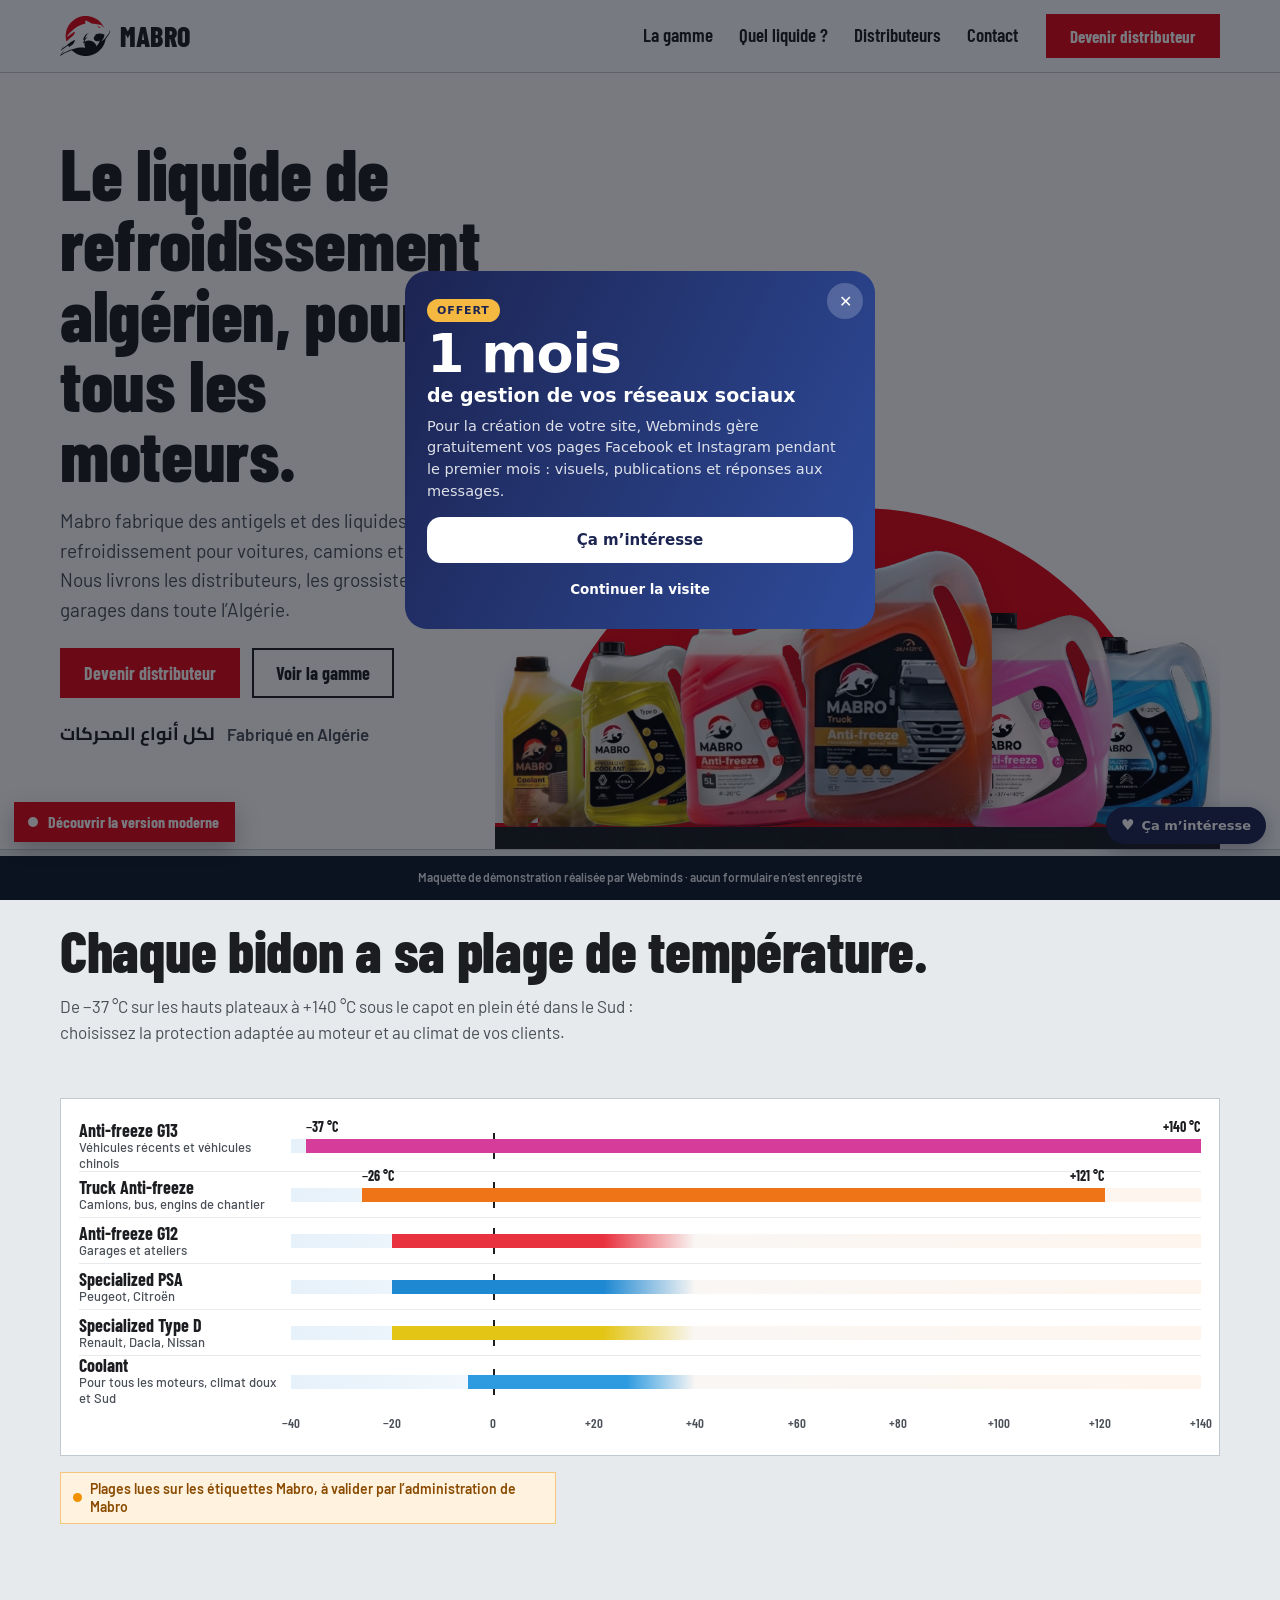
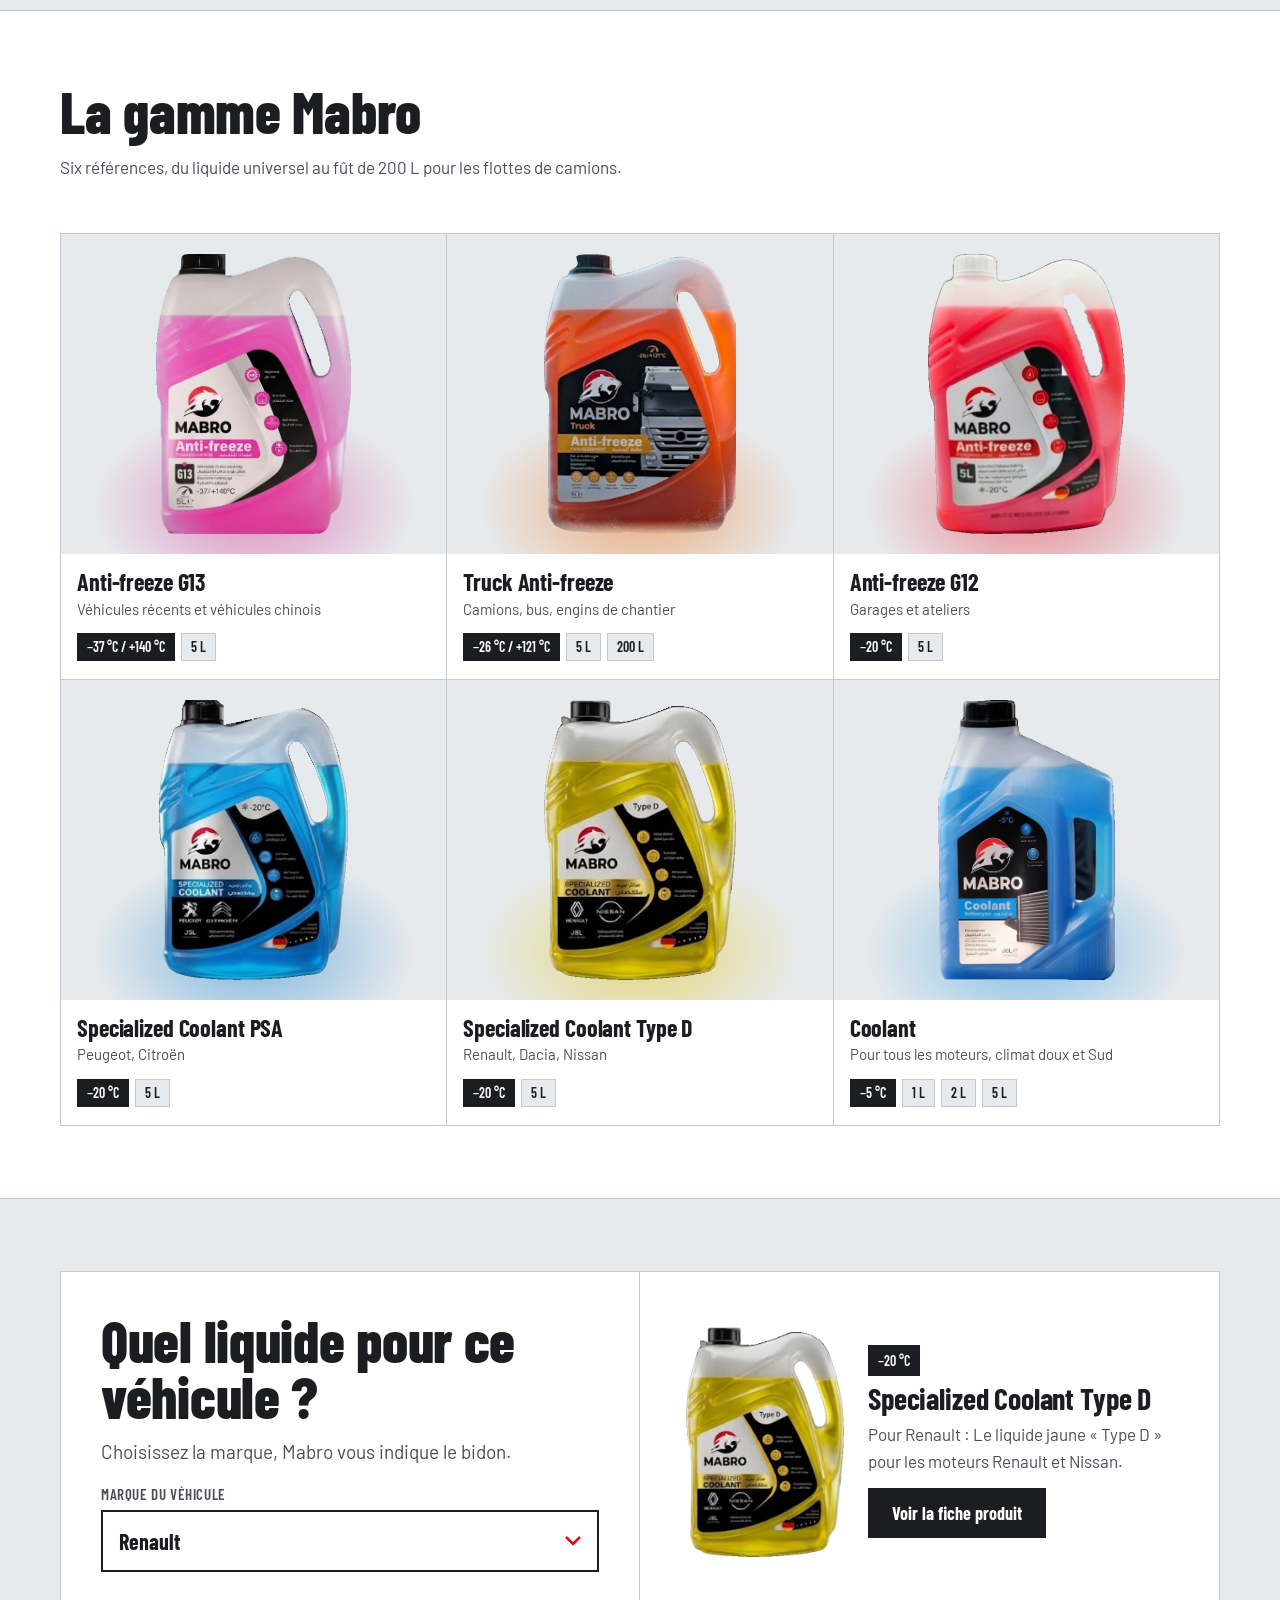
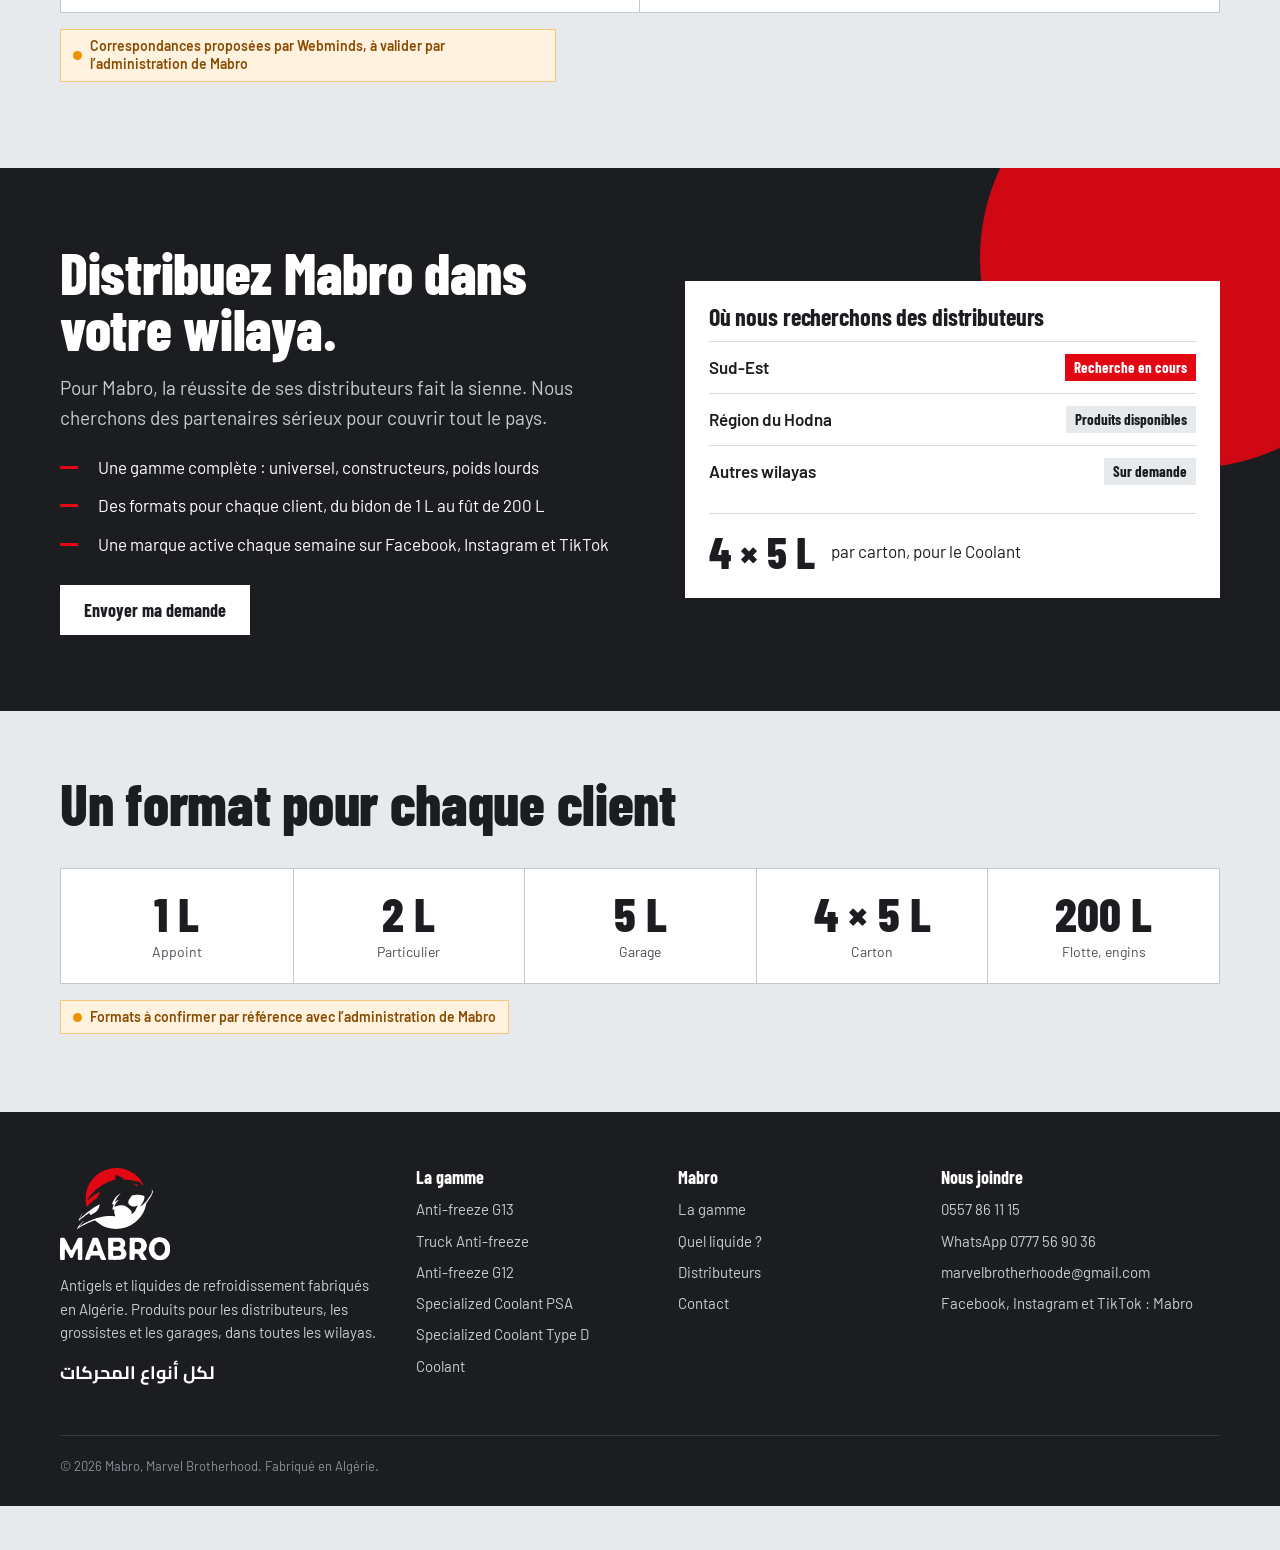
<file: index.html>
<!doctype html>
<html lang="fr">
<head>
<meta charset="utf-8"><meta name="viewport" content="width=device-width,initial-scale=1"><meta name="robots" content="noindex,nofollow">
<title>Mabro · Antigels et liquides de refroidissement fabriqués en Algérie</title>
<meta name="description" content="Mabro fabrique en Algérie des antigels et liquides de refroidissement pour tous les moteurs : G13, G12, Type D, PSA, poids lourds.">
<link rel="icon" href="assets/img/emblem.svg">
<link rel="preload" href="assets/fonts/barlow-condensed-latin-800-normal.woff2" as="font" type="font/woff2" crossorigin>
<link rel="stylesheet" href="assets/css/main.css">
</head>
<body data-page="home">
<div data-header></div>
<main>
  <section class="hero">
    <div class="wrap">
      <div class="copy">
        <h1>Le liquide de refroidissement algérien, pour tous les moteurs.</h1>
        <p class="lead">Mabro fabrique des antigels et des liquides de refroidissement pour voitures, camions et engins. Nous livrons les distributeurs, les grossistes et les garages dans toute l’Algérie.</p>
        <div class="ctas"><a class="btn red" href="distributeurs.html#demande">Devenir distributeur</a><a class="btn ghost" href="gamme.html">Voir la gamme</a></div>
        <p class="made"><span class="ar">لكل أنواع المحركات</span> Fabriqué en Algérie</p>
      </div>
      <div class="lineup" aria-label="La gamme Mabro">
        <img src="assets/img/coolant-jaune.webp" alt="Mabro Coolant jaune" style="width:15%;z-index:calc(1 + 1)">
        <img src="assets/img/specialized-type-d.webp" alt="Mabro Specialized Type D" style="width:18%;z-index:calc(1 + 2)">
        <img src="assets/img/g12.webp" alt="Mabro Anti-freeze G12" style="width:21%;z-index:calc(1 + 3)">
        <img src="assets/img/truck.webp" alt="Mabro Truck Anti-freeze" style="width:27%;z-index:calc(1 + 5)">
        <img src="assets/img/g13.webp" alt="Mabro Anti-freeze G13" style="width:21%;z-index:calc(1 + 4)">
        <img src="assets/img/specialized-psa.webp" alt="Mabro Specialized PSA" style="width:18%;z-index:calc(1 + 2)">
      </div>
    </div>
  </section>

  <section class="scale-sec">
    <div class="wrap">
      <div class="sec-head"><h2>Chaque bidon a sa plage de température.</h2><p>De −37 °C sur les hauts plateaux à +140 °C sous le capot en plein été dans le Sud : choisissez la protection adaptée au moteur et au climat de vos clients.</p></div>
      <div class="ruler" data-ruler></div>
      <p class="note">Plages lues sur les étiquettes Mabro, à valider par l’administration de Mabro</p>
    </div>
  </section>

  <section class="range">
    <div class="wrap">
      <div class="sec-head"><h2>La gamme Mabro</h2><p>Six références, du liquide universel au fût de 200 L pour les flottes de camions.</p></div>
      <div class="grid-p" data-products></div>
    </div>
  </section>

  <section class="finder" id="vehicule">
    <div class="wrap">
      <div class="finder-box">
        <div class="finder-q"><h2>Quel liquide pour ce véhicule ?</h2><p class="lead" style="margin-top:12px">Choisissez la marque, Mabro vous indique le bidon.</p><div class="brands" data-brands></div></div>
        <div class="finder-a" data-answer aria-live="polite"><p class="empty">Le produit conseillé apparaît ici. Les garagistes et les revendeurs peuvent s’en servir au comptoir.</p></div>
      </div>
      <p class="note">Correspondances proposées par Webminds, à valider par l’administration de Mabro</p>
    </div>
  </section>

  <section class="dist">
    <div class="wrap">
      <div>
        <h2>Distribuez Mabro dans votre wilaya.</h2>
        <p class="lead" style="color:#C9CDD3;margin-top:16px">Pour Mabro, la réussite de ses distributeurs fait la sienne. Nous cherchons des partenaires sérieux pour couvrir tout le pays.</p>
        <ul><li>Une gamme complète : universel, constructeurs, poids lourds</li><li>Des formats pour chaque client, du bidon de 1 L au fût de 200 L</li><li>Une marque active chaque semaine sur Facebook, Instagram et TikTok</li></ul>
        <a class="btn light" href="distributeurs.html#demande">Envoyer ma demande</a>
      </div>
      <div class="zones">
        <h3>Où nous recherchons des distributeurs</h3>
        <div class="zone">Sud-Est <em class="on">Recherche en cours</em></div>
        <div class="zone">Région du Hodna <em>Produits disponibles</em></div>
        <div class="zone">Autres wilayas <em>Sur demande</em></div>
        <div class="carton"><b>4 × 5 L</b><span>par carton, pour le Coolant</span></div>
      </div>
    </div>
  </section>

  <section class="formats">
    <div class="wrap">
      <div class="sec-head"><h2>Un format pour chaque client</h2></div>
      <div class="fmt"><div><b>1 L</b><span>Appoint</span></div><div><b>2 L</b><span>Particulier</span></div><div><b>5 L</b><span>Garage</span></div><div><b>4 × 5 L</b><span>Carton</span></div><div><b>200 L</b><span>Flotte, engins</span></div></div>
      <p class="note">Formats à confirmer par référence avec l’administration de Mabro</p>
    </div>
  </section>
</main>
<div data-footer></div>
<script src="assets/js/data.js"></script>
<script src="assets/js/core.js"></script><script data-wml>(function(){if(window.__wmL)return;window.__wmL=1;
var C={"p": "Mabro", "mail": null, "wa": "213797372452", "v": [["/", "Version corporate", "Claire et rassurante"], ["/v2/", "Version moderne", "Immersive et animée"]]};
function ready(f){document.readyState==='loading'?document.addEventListener('DOMContentLoaded',f):f()}
ready(function(){
var css='.wmL-b{position:fixed;right:14px;bottom:calc(56px + env(safe-area-inset-bottom));z-index:2147483000;border:0;border-radius:999px;background:#1C2452;color:#fff;font:700 13px/1 system-ui,-apple-system,Segoe UI,Roboto,sans-serif;padding:11px 15px;box-shadow:0 6px 22px rgba(20,30,60,.35);cursor:pointer;display:flex;align-items:center;gap:7px}'
+'@media(max-width:520px){.wmL-b{bottom:calc(112px + env(safe-area-inset-bottom));font-size:12.5px;padding:10px 13px}}'
+'.wmL-m{position:fixed;inset:0;z-index:2147483001;background:rgba(10,14,25,.55);display:none;align-items:flex-end;justify-content:center;font-family:system-ui,-apple-system,Segoe UI,Roboto,sans-serif}.wmL-m.on{display:flex}@media(min-width:700px){.wmL-m{align-items:center;padding:20px}}'
+'.wmL-x{box-sizing:border-box;position:relative;background:#fff;color:#1C2452;width:100%;max-width:470px;max-height:92vh;overflow:auto;border-radius:22px 22px 0 0;padding:24px 22px calc(22px + env(safe-area-inset-bottom));text-align:left}@media(min-width:700px){.wmL-x{border-radius:22px}}'
+'.wmL-x *{box-sizing:border-box}.wmL-c{position:absolute;top:12px;right:12px;width:36px;height:36px;border:0;border-radius:50%;background:#F0F2F1;font-size:16px;cursor:pointer;color:#1C2452}'
+'.wmL-x h3{font:800 26px/1.1 system-ui,-apple-system,sans-serif;margin:4px 40px 10px 0;color:inherit}.wmL-x p{margin:0 0 14px;line-height:1.5;font-size:14.5px;opacity:.85}'
+'.wmL-o{background:linear-gradient(115deg,#1C2452,#2E4B9A);color:#fff}.wmL-o .wmL-c{background:rgba(255,255,255,.2);color:#fff}.wmL-big{font:900 54px/.95 system-ui,-apple-system,sans-serif;letter-spacing:-.02em;margin:6px 0 2px}.wmL-big small{display:block;font-size:19px;font-weight:700;letter-spacing:0;margin-top:6px}'
+'.wmL-tag{display:inline-block;background:#F5B841;color:#1C2452;font:800 11px system-ui,sans-serif;letter-spacing:.08em;border-radius:999px;padding:5px 10px}'
+'.wmL-btn{display:flex;align-items:center;justify-content:center;width:100%;border:0;border-radius:14px;padding:14px;font:800 15px system-ui,-apple-system,sans-serif;cursor:pointer;margin-top:8px}.wmL-w{background:#fff;color:#1C2452}.wmL-g{background:#1FAF55;color:#fff}.wmL-n{background:#1C2452;color:#fff}.wmL-l{background:transparent;color:inherit;font-weight:600;font-size:13.5px;padding:10px}'
+'.wmL-s{font:700 11.5px system-ui,sans-serif;text-transform:uppercase;letter-spacing:.06em;opacity:.6;margin:12px 0 8px}.wmL-ch{display:grid;gap:8px}.wmL-ch label{display:flex;align-items:center;gap:10px;border:1.5px solid #E2E6E3;border-radius:12px;padding:11px 12px;cursor:pointer;font-size:14px;font-weight:600}.wmL-ch label small{display:block;font-weight:500;opacity:.65;font-size:12px}.wmL-ch input{width:18px;height:18px;flex:none;accent-color:#1FAF55}'
+'.wmL-f{display:grid;gap:8px;margin:12px 0 6px}.wmL-f input{border:1.5px solid #E2E6E3;border-radius:12px;padding:12px;font:500 16px system-ui,sans-serif;color:#1C2452;background:#fff;-webkit-user-select:text!important;user-select:text!important;width:100%}'
+'.wmL-ok{text-align:center}.wmL-ok i{display:grid;place-items:center;width:64px;height:64px;margin:6px auto 12px;border-radius:50%;background:#E8F7EE;color:#1FAF55;font-style:normal;font-size:30px}';
var st=document.createElement('style');st.textContent=css;document.head.appendChild(st);
function ss(k,v){try{if(v===undefined)return sessionStorage.getItem(k);sessionStorage.setItem(k,v)}catch(e){}}
var p=location.pathname,cur=0;C.v.forEach(function(v,i){if(v[0]!=='/'&&p.indexOf(v[0])===0)cur=i});
var off=document.createElement('div');off.className='wmL-m';off.innerHTML='<div class="wmL-x wmL-o" role="dialog" aria-modal="true"><button class="wmL-c" type="button" aria-label="Fermer">✕</button><span class="wmL-tag">OFFERT</span><div class="wmL-big">1 mois<small>de gestion de vos réseaux sociaux</small></div><p style="margin-top:12px">Pour la création de votre site, Webminds gère gratuitement vos pages Facebook et Instagram pendant le premier mois : visuels, publications et réponses aux messages.</p><button class="wmL-btn wmL-w" type="button" data-i>Ça m’intéresse</button><button class="wmL-btn wmL-l" type="button" data-c>Continuer la visite</button></div>';
var ch='';C.v.forEach(function(v,i){ch+='<label><input type="radio" name="wmLv" value="'+v[1]+'"'+(i===cur?' checked':'')+'><span>'+v[1]+(v[2]?'<small>'+v[2]+'</small>':'')+'</span></label>'});
var it=document.createElement('div');it.className='wmL-m';it.innerHTML='<div class="wmL-x" role="dialog" aria-modal="true"><button class="wmL-c" type="button" aria-label="Fermer">✕</button><div data-s1><h3>Cette maquette vous plaît ?</h3><p>Choisissez la version qui vous intéresse : Webminds vous recontacte pour vous la présenter.</p>'+(C.v.length>1?'<div class="wmL-s">La version préférée</div><div class="wmL-ch">'+ch+'</div>':'')+'<div class="wmL-s">En plus</div><div class="wmL-ch"><label><input type="checkbox" value="Gestion des réseaux sociaux (1 mois offert)"><span>Réseaux sociaux<small>1 mois de gestion offert avec le site</small></span></label></div><div class="wmL-f"><input name="n" placeholder="Votre nom" autocomplete="name"><input name="t" type="tel" inputmode="tel" placeholder="Votre téléphone (facultatif)" autocomplete="tel"></div><button class="wmL-btn wmL-g" type="button" data-w>Envoyer sur WhatsApp</button>'+(C.mail?'<button class="wmL-btn wmL-l" type="button" data-e>Envoyer par e-mail</button>':'')+'</div><div class="wmL-ok" data-s2 hidden><i>✓</i><h3 style="margin:0 0 8px">Merci !</h3><p>Votre choix a bien été transmis à Webminds. Nous vous recontactons très vite.</p><button class="wmL-btn wmL-n" type="button" data-c>Continuer la visite</button></div></div>';
document.body.appendChild(off);document.body.appendChild(it);
var b=document.createElement('button');b.type='button';b.className='wmL-b';b.innerHTML='<b style="font-size:15px">♥</b>Ça m’intéresse';document.body.appendChild(b);
function op(m){off.classList.remove('on');it.classList.remove('on');m.classList.add('on')}
[off,it].forEach(function(m){m.addEventListener('click',function(e){if(e.target===m||e.target.closest('.wmL-c')||e.target.closest('[data-c]'))m.classList.remove('on')})});
b.onclick=function(){op(it)};off.querySelector('[data-i]').onclick=function(){op(it)};
function msg(){var v=(it.querySelector('input[name=wmLv]:checked')||{}).value||C.v[cur][1],x=[].map.call(it.querySelectorAll('input[type=checkbox]:checked'),function(c){return c.value}),n=it.querySelector('[name=n]').value.trim(),t=it.querySelector('[name=t]').value.trim();
 return{v:v,x:x,n:n,t:t,txt:'Bonjour Webminds, la maquette '+C.p+' m’intéresse.\nVersion préférée : '+v+(x.length?'\nEn plus : '+x.join(', '):'')+(n?'\nNom : '+n:'')+(t?'\nTéléphone : '+t:'')+'\nLien : '+location.origin+C.v[cur][0]}}
function mail(m){if(!C.mail)return;try{fetch('https://formsubmit.co/ajax/'+C.mail,{method:'POST',keepalive:true,headers:{'Content-Type':'application/json','Accept':'application/json'},body:JSON.stringify({_subject:'Maquette '+C.p+' : intéressé ('+m.v+')',Prospect:C.p,Version:m.v,Options:m.x.join(', ')||'-',Nom:m.n||'-',Telephone:m.t||'-',Lien:location.origin+C.v[cur][0],_template:'table',_captcha:'false'})}).catch(function(){})}catch(e){}}
function done(){it.querySelector('[data-s1]').hidden=true;it.querySelector('[data-s2]').hidden=false;ss('wmL-sent','1')}
it.querySelector('[data-w]').onclick=function(){var m=msg();mail(m);done();location.href='https://wa.me/'+C.wa+'?text='+encodeURIComponent(m.txt)};
var e=it.querySelector('[data-e]');if(e)e.onclick=function(){mail(msg());done()};
var sh=ss('wmL-off');addEventListener('scroll',function(){var r=(scrollY+innerHeight)/document.documentElement.scrollHeight;
 if(!sh&&scrollY>500&&r>.3){sh=1;ss('wmL-off','1');op(off)}
 if(!ss('wmL-it')&&!ss('wmL-sent')&&sh&&r>.92&&!off.classList.contains('on')){ss('wmL-it','1');op(it)}},{passive:true});
});})();
</script></body>
</html>
</file>
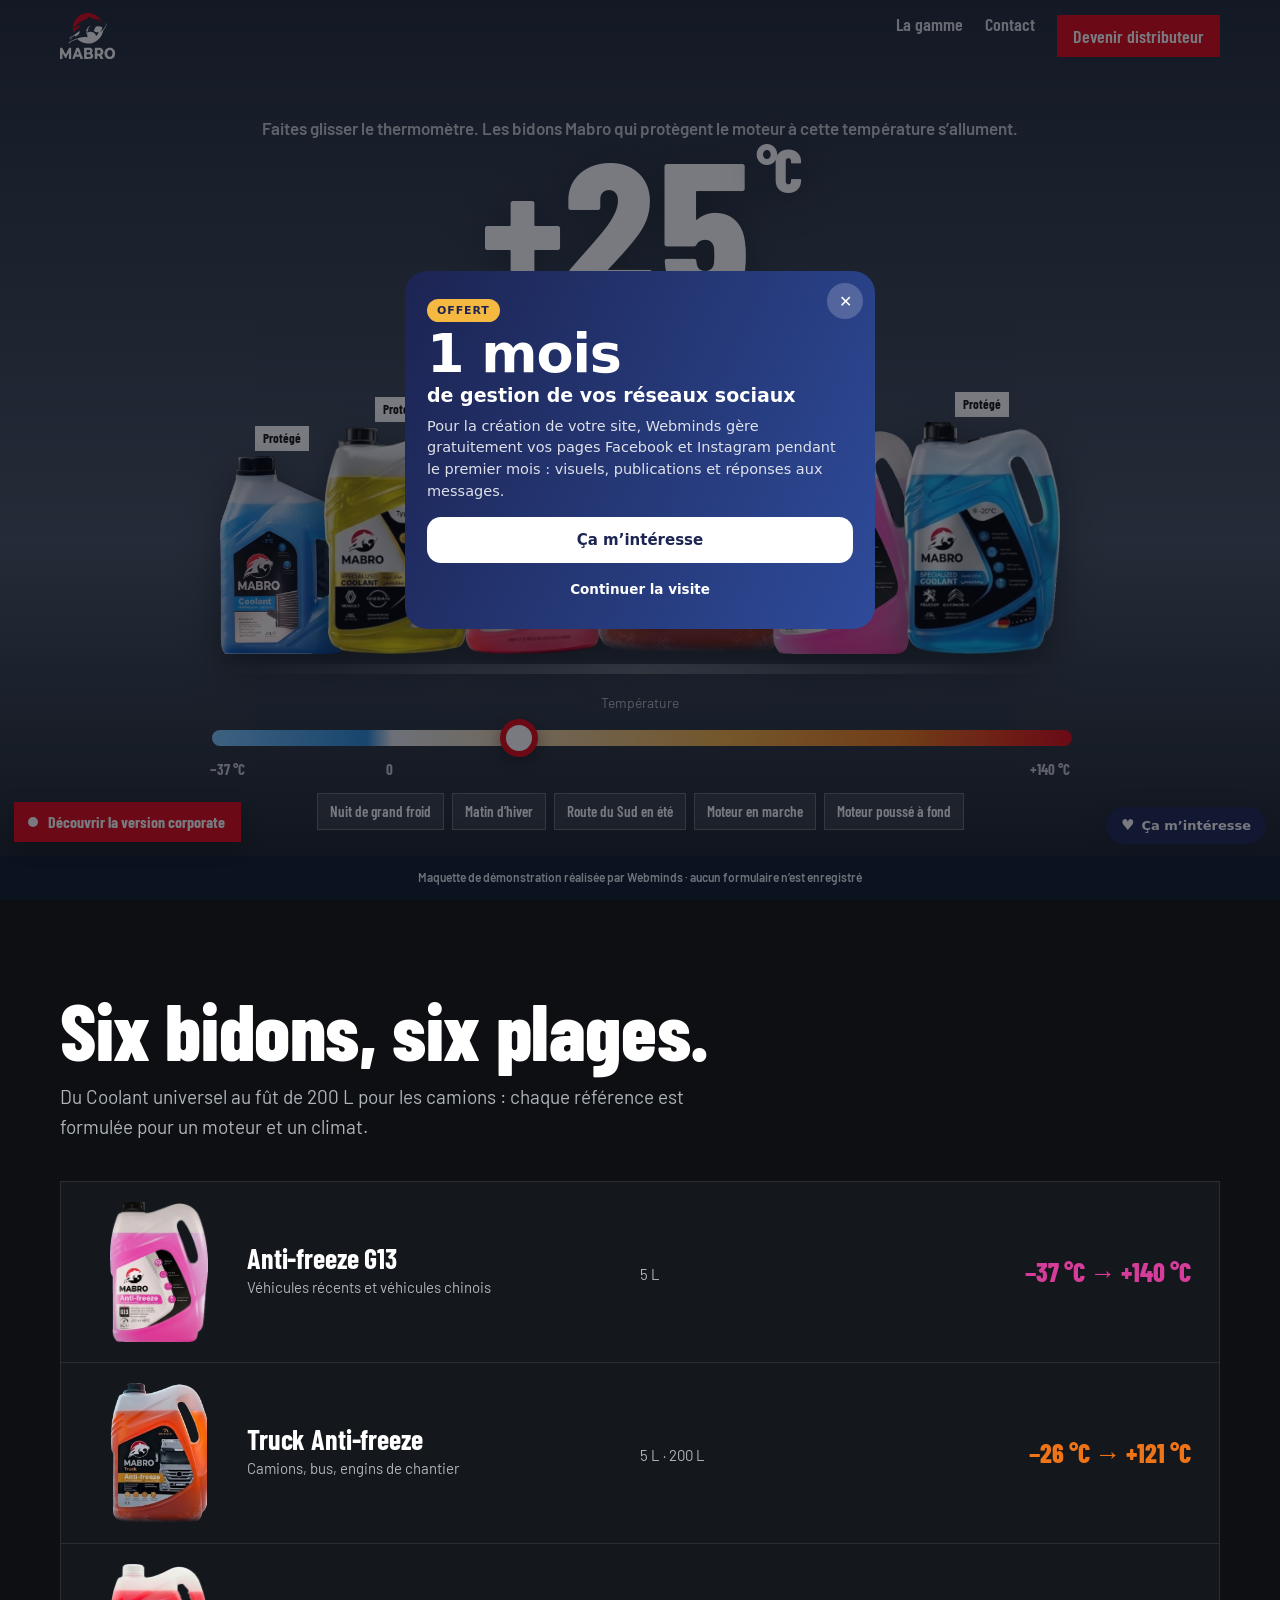
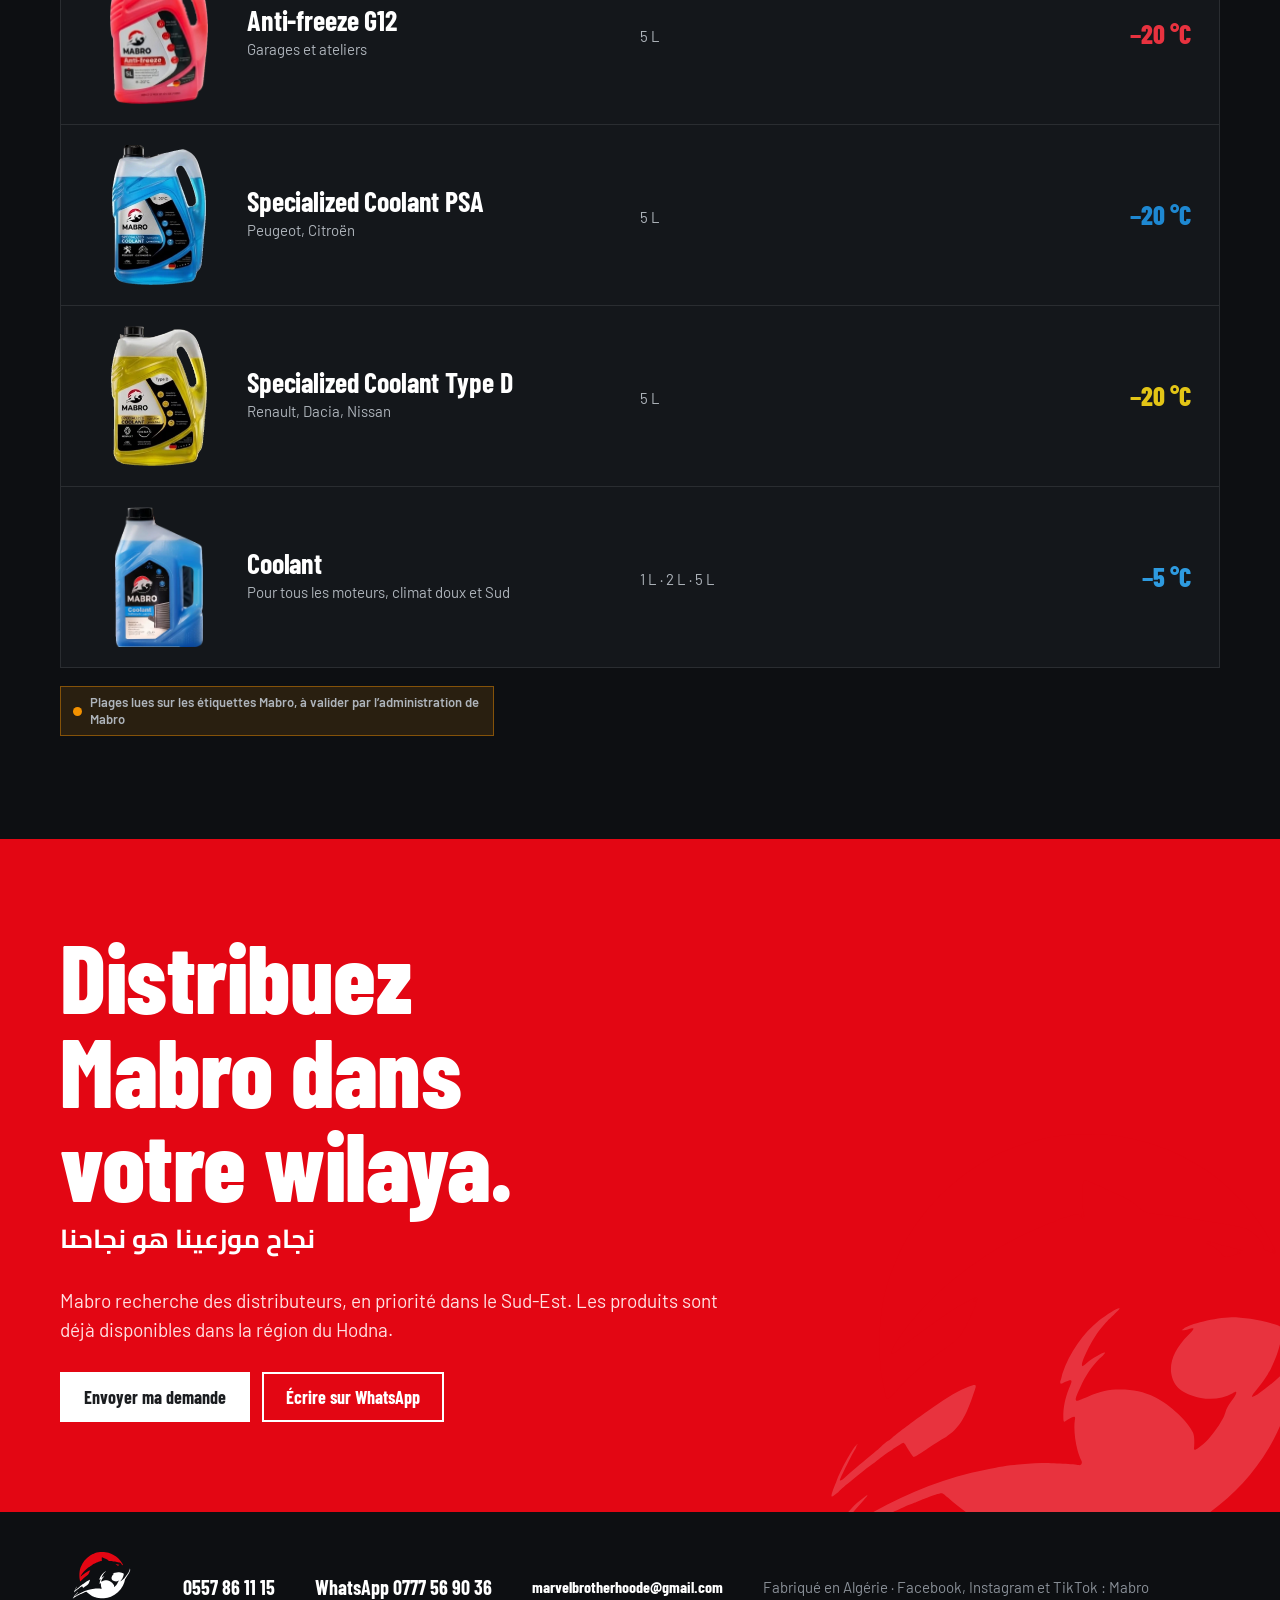
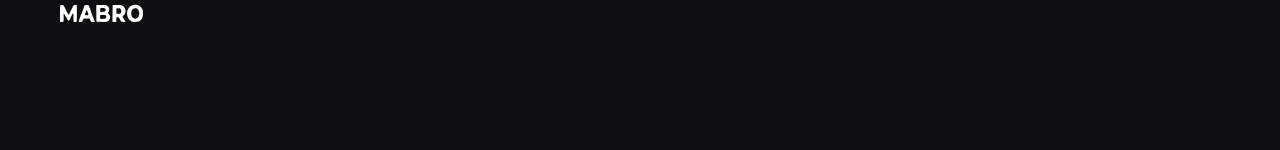
<file: v2/index.html>
<!doctype html>
<html lang="fr">
<head>
<meta charset="utf-8"><meta name="viewport" content="width=device-width,initial-scale=1"><meta name="robots" content="noindex,nofollow">
<title>Mabro · De −37 °C à +140 °C</title>
<link rel="icon" href="../assets/img/emblem.svg">
<link rel="stylesheet" href="../assets/css/main.css">
<style>
:root{--t:0;--cold:0;--heat:0}
body{background:#0D0F12;color:#F2F3F5}
.v2-top{position:absolute;top:0;left:0;right:0;z-index:20}
.v2-top .wrap{display:flex;align-items:center;justify-content:space-between;height:72px}
.v2-top img{height:46px;width:auto}
.v2-top nav{display:flex;gap:22px}
.v2-top nav a{text-decoration:none;font:600 18px/1 var(--cond);color:#fff;opacity:.85}
.v2-top nav a:hover{opacity:1}
@media(max-width:600px){.v2-top nav a:not(.go){display:none}}
.v2-top .go{background:var(--red);padding:12px 16px;opacity:1!important}

/* Scène */
.stage{position:relative;min-height:max(100svh,760px);overflow:hidden;display:flex;flex-direction:column;justify-content:flex-end;padding:96px 0 calc(var(--demo) + 26px);isolation:isolate}
.sky{position:absolute;inset:0;z-index:-3;background:linear-gradient(180deg,var(--sky1),var(--sky2) 60%,var(--ground) 100%);transition:background .25s}
.frost{position:absolute;inset:0;z-index:-1;pointer-events:none;opacity:var(--cold);background:radial-gradient(120% 90% at 50% 45%,transparent 55%,rgba(210,236,255,.55) 100%);mix-blend-mode:screen}
.haze{position:absolute;inset:0;z-index:-1;pointer-events:none;opacity:var(--heat);background:radial-gradient(90% 60% at 50% 100%,rgba(255,120,20,.55),transparent 70%)}
canvas#fx{position:absolute;inset:0;z-index:-2;width:100%;height:100%}
.readout{text-align:center;position:relative}
.readout .lbl{font:600 17px/1.3 var(--body);color:rgba(255,255,255,.75);max-width:none;margin:0 auto 4px}
.temp{font:800 clamp(92px,22vw,190px)/.82 var(--cond);letter-spacing:-.02em;font-variant-numeric:tabular-nums;color:#fff;text-shadow:0 6px 40px rgba(0,0,0,.35)}
.temp small{font-size:.32em;vertical-align:top;margin-left:.08em}
.scene-cap{font:700 20px/1.2 var(--cond);margin-top:12px;min-height:24px;color:#fff}

/* Bidons */
.shelf{display:flex;justify-content:center;align-items:flex-end;gap:0;margin:44px auto 0;max-width:min(860px,100%);padding:0 10px;position:relative}
.shelf::after{content:'';position:absolute;left:0;right:0;bottom:-10px;height:10px;background:linear-gradient(90deg,transparent,rgba(255,255,255,.25),transparent)}
.b{position:relative;flex:1 1 0;min-width:0;display:flex;flex-direction:column;align-items:center;margin-left:-2.5%;transition:transform .35s cubic-bezier(.2,.8,.2,1),filter .35s,opacity .35s;text-decoration:none;color:#fff}
.b:first-child{margin-left:0}
.b img{width:100%;height:auto;filter:drop-shadow(0 14px 18px rgba(0,0,0,.5))}
.b .st{position:absolute;top:-30px;font:700 13px/1 var(--cond);padding:6px 8px;background:#fff;color:#111;white-space:nowrap;opacity:0;transform:translateY(6px);transition:.3s}
.b.on{transform:translateY(-10px)}
.b.on .st{opacity:1;transform:none}
.b.off{filter:grayscale(1) brightness(.45);opacity:.7}
.b.off .st{background:#2a2d31;color:#bbb;opacity:1;transform:none}
.b:nth-child(1){flex-grow:.8}.b:nth-child(4){flex-grow:1.25}
@media(max-width:600px){.stage{padding-bottom:calc(var(--demo) + 84px)}.b .st{font-size:10px;padding:4px 5px;top:-22px}}

/* Thermomètre */
.thermo{max-width:900px;margin:28px auto 0;padding:0 20px;width:100%}
.thermo input{-webkit-appearance:none;appearance:none;width:100%;height:16px;border-radius:999px;background:linear-gradient(90deg,#7FC8FF,#2C8BD6 18%,#e7eaed 21%,#F5B041 60%,#F07A1A 80%,#E30613);outline:none;cursor:pointer}
.thermo input::-webkit-slider-thumb{-webkit-appearance:none;width:38px;height:38px;border-radius:50%;background:#fff;border:6px solid var(--red);box-shadow:0 4px 18px rgba(0,0,0,.45)}
.thermo input::-moz-range-thumb{width:28px;height:28px;border-radius:50%;background:#fff;border:6px solid var(--red)}
.thermo .lim .z{position:absolute;left:20.9%;transform:translateX(-50%)}
.thermo .lim{position:relative;display:flex;justify-content:space-between;font:700 15px/1 var(--cond);margin-top:10px;color:rgba(255,255,255,.75)}
.presets{display:flex;flex-wrap:wrap;justify-content:center;gap:8px;margin-top:16px}
.presets button{font:600 15px/1 var(--cond);padding:10px 12px;background:rgba(255,255,255,.1);color:#fff;border:1px solid rgba(255,255,255,.25);cursor:pointer;backdrop-filter:blur(6px)}
.presets button:hover{background:rgba(255,255,255,.2)}
.hint{text-align:center;font-size:14px;color:rgba(255,255,255,.65);margin:12px auto 0}

/* Sections sombres */
.dsec{padding:90px 0}
.dsec h2{font-size:clamp(40px,7vw,80px);color:#fff}
.dsec p{color:#AEB4BB}
.list{margin-top:40px;display:grid;gap:1px;background:#2A2D31;border:1px solid #2A2D31}
.row{display:grid;grid-template-columns:90px 1fr;gap:18px;align-items:center;padding:18px;background:#14171B;text-decoration:none;color:#fff;transition:background .2s}
.row:hover{background:#1C2026}
.row img{height:110px;width:auto;margin:auto}
.row h3{font-size:28px}
.row p{margin:4px 0 0;font-size:15px}
.row .rng{font:800 26px/1 var(--cond);color:var(--c);white-space:nowrap}
@media(min-width:800px){.row{grid-template-columns:140px 1.2fr 1fr 220px;padding:20px 28px}.row img{height:140px}.row .rng{text-align:right}}
.big-cta{background:var(--red);color:#fff;padding:90px 0;position:relative;overflow:hidden}
.big-cta h2{font-size:clamp(44px,8vw,96px);max-width:12ch}
.big-cta p{color:#FFE1E3;font-size:19px;margin-top:18px}
.big-cta .ar{font-size:26px;margin-top:8px;color:#fff;text-align:left}
.big-cta .emb{position:absolute;right:-60px;bottom:-40px;width:min(520px,70vw);opacity:.18}
.big-cta .ctas{display:flex;flex-wrap:wrap;gap:12px;margin-top:28px;position:relative}
.big-cta .btn{background:#fff;color:var(--ink);border-color:#fff}
.big-cta .btn.o{background:transparent;color:#fff}
.v2-foot{padding:40px 0 calc(var(--demo) + 40px);font-size:15px;color:#8A9098}
.v2-foot .wrap{display:flex;flex-wrap:wrap;gap:20px 40px;align-items:center}
.v2-foot img{height:70px;width:auto}
.v2-foot a{color:#fff;text-decoration:none;font:700 20px/1 var(--cond)}
.note-d{display:inline-flex;align-items:center;gap:8px;margin-top:18px;padding:7px 12px;background:rgba(242,145,0,.12);border:1px solid rgba(242,145,0,.45);color:#F7C77E;font:600 13px/1.3 var(--body)}
.note-d::before{content:'';width:9px;height:9px;border-radius:50%;background:#F29100;flex:none}
</style>
</head>
<body data-page="v2">
<header class="v2-top"><div class="wrap">
  <a href="./" aria-label="Mabro"><img src="../assets/img/logo-blanc.svg" alt="Mabro"></a>
  <nav><a href="#gamme">La gamme</a><a href="#contact">Contact</a><a class="go" href="#distributeurs">Devenir distributeur</a></nav>
</div></header>

<main>
<section class="stage" id="stage" aria-label="Simulateur de température">
  <div class="sky"></div><canvas id="fx" aria-hidden="true"></canvas><div class="frost"></div><div class="haze"></div>
  <div class="readout">
    <p class="lbl">Faites glisser le thermomètre. Les bidons Mabro qui protègent le moteur à cette température s’allument.</p>
    <div class="temp" aria-live="polite"><span id="tv">−37</span><small>°C</small></div>
    <div class="scene-cap" id="cap"></div>
  </div>
  <div class="shelf" id="shelf"></div>
  <div class="thermo">
    <label class="hint" for="t" style="display:block;margin:0 0 12px">Température</label>
    <input id="t" type="range" min="-37" max="140" step="1" value="-37" aria-describedby="cap">
    <div class="lim"><span>−37 °C</span><span class="z">0</span><span>+140 °C</span></div>
    <div class="presets"><button data-v="-30">Nuit de grand froid</button><button data-v="-5">Matin d’hiver</button><button data-v="45">Route du Sud en été</button><button data-v="100">Moteur en marche</button><button data-v="135">Moteur poussé à fond</button></div>
  </div>
</section>

<section class="dsec" id="gamme"><div class="wrap">
  <h2>Six bidons, six plages.</h2>
  <p class="lead" style="color:#AEB4BB;margin-top:14px">Du Coolant universel au fût de 200 L pour les camions : chaque référence est formulée pour un moteur et un climat.</p>
  <div class="list" id="list"></div>
  <p class="note-d">Plages lues sur les étiquettes Mabro, à valider par l’administration de Mabro</p>
</div></section>

<section class="big-cta" id="distributeurs"><div class="wrap">
  <img class="emb" src="../assets/img/emblem-blanc.svg" alt="">
  <h2>Distribuez Mabro dans votre wilaya.</h2>
  <p class="ar">نجاح موزعينا هو نجاحنا</p>
  <p>Mabro recherche des distributeurs, en priorité dans le Sud-Est. Les produits sont déjà disponibles dans la région du Hodna.</p>
  <div class="ctas"><a class="btn" href="../distributeurs.html#demande">Envoyer ma demande</a><a class="btn o" href="https://wa.me/213777569036" target="_blank" rel="noopener">Écrire sur WhatsApp</a></div>
</div></section>
</main>

<footer class="v2-foot" id="contact"><div class="wrap">
  <img src="../assets/img/logo-blanc.svg" alt="Mabro">
  <a href="tel:+213557861115">0557 86 11 15</a>
  <a href="https://wa.me/213777569036" target="_blank" rel="noopener">WhatsApp 0777 56 90 36</a>
  <a href="mailto:marvelbrotherhoode@gmail.com" style="font-size:16px">marvelbrotherhoode@gmail.com</a>
  <span>Fabriqué en Algérie · Facebook, Instagram et TikTok : Mabro</span>
</div></footer>

<script src="../assets/js/data.js"></script>
<script src="../assets/js/core.js"></script>
<script>
(function(){
  const P = MABRO.products, root = document.documentElement;
  const order = ['coolant','typed','g12','truck','g13','psa'];
  const deg = v => (v > 0 ? '+' : v < 0 ? '−' : '') + Math.abs(v);
  const shelf = document.getElementById('shelf');
  shelf.innerHTML = order.map(id => { const p = P.find(x => x.id === id);
    return `<a class="b" href="../produit.html?id=${p.id}" data-id="${p.id}"><span class="st"></span><img src="../assets/img/${p.img}" alt="Mabro ${p.name}"></a>`; }).join('');
  document.getElementById('list').innerHTML = P.map(p => `<a class="row" href="../produit.html?id=${p.id}" style="--c:${p.color}">
    <img src="../assets/img/${p.img}" alt="" loading="lazy"><div><h3>${p.name}</h3><p>${p.tag}</p></div><p>${p.formats.join(' · ')}</p>
    <span class="rng">${deg(p.min)} °C${p.max ? ' → ' + deg(p.max) + ' °C' : ''}</span></a>`).join('');

  // Plage haute connue seulement pour G13 et Truck : au-delà de +100 °C, les autres sont « à confirmer »
  const covers = (p, t) => t >= p.min && (p.max != null ? t <= p.max : t <= 100);
  const mix = (a, b, k) => a.map((v, i) => Math.round(v + (b[i] - v) * k));
  const cold1 = [30, 74, 120], cold2 = [120, 175, 220], mid1 = [32, 40, 52], mid2 = [70, 82, 96], hot1 = [60, 16, 6], hot2 = [230, 110, 30];
  const input = document.getElementById('t'), tv = document.getElementById('tv'), cap = document.getElementById('cap');
  function caption(t){
    if (t <= -20) return 'Grand froid : sans antigel, l’eau du circuit gèle et fend le bloc moteur.';
    if (t < 0) return 'Gel : un liquide de refroidissement adapté reste liquide.';
    if (t < 40) return 'Climat doux : tous les bidons Mabro font le travail.';
    if (t < 90) return 'Forte chaleur : le circuit monte vite en température.';
    if (t <= 121) return 'Moteur en charge : le liquide doit tenir sans bouillir.';
    return 'Au-delà de +121 °C, seul le G13 annonce sa protection, jusqu’à +140 °C.';
  }
  function set(t){
    t = +t; tv.textContent = deg(t);
    const cold = Math.max(0, Math.min(1, -t / 37)), heat = Math.max(0, Math.min(1, (t - 30) / 110));
    let s1, s2;
    if (t < 0) { s1 = mix(mid1, cold1, cold); s2 = mix(mid2, cold2, cold); }
    else { s1 = mix(mid1, hot1, heat); s2 = mix(mid2, hot2, heat); }
    root.style.setProperty('--sky1', `rgb(${s1})`); root.style.setProperty('--sky2', `rgb(${s2})`);
    root.style.setProperty('--ground', t < 0 ? `rgb(${mix([20,24,30],[180,205,225],cold)})` : `rgb(${mix([20,24,30],[90,40,14],heat)})`);
    root.style.setProperty('--cold', cold.toFixed(2)); root.style.setProperty('--heat', heat.toFixed(2));
    shelf.querySelectorAll('.b').forEach(el => {
      const p = P.find(x => x.id === el.dataset.id), ok = covers(p, t);
      el.classList.toggle('on', ok); el.classList.toggle('off', !ok);
      el.querySelector('.st').textContent = ok ? 'Protégé' : (t > 100 && p.max == null ? 'À confirmer' : 'Hors plage');
    });
    cap.textContent = caption(t); fx.t = t;
  }
  input.addEventListener('input', () => { auto = false; set(input.value); });
  document.querySelectorAll('.presets button').forEach(b => b.addEventListener('click', () => { auto = false; glide(+b.dataset.v); }));
  function glide(to){ const from = +input.value, t0 = performance.now(), d = 700;
    (function step(n){ const k = Math.min(1, (n - t0) / d), e = 1 - Math.pow(1 - k, 3), v = Math.round(from + (to - from) * e);
      input.value = v; set(v); if (k < 1) requestAnimationFrame(step); })(t0); }

  // Particules : neige sous 0 °C, braises au-dessus de +60 °C
  const cv = document.getElementById('fx'), cx = cv.getContext('2d'), fx = { t: -37 };
  let W, H, parts = [];
  const rs = () => { W = cv.width = cv.offsetWidth; H = cv.height = cv.offsetHeight; };
  rs(); addEventListener('resize', rs);
  for (let i = 0; i < 140; i++) parts.push({ x: Math.random(), y: Math.random(), r: Math.random() * 2.2 + .6, s: Math.random() * .6 + .3, w: Math.random() * 6.28 });
  const reduce = matchMedia('(prefers-reduced-motion: reduce)').matches;
  function draw(){
    cx.clearRect(0, 0, W, H);
    const t = fx.t, snow = t < 0 ? Math.min(1, -t / 25) : 0, ember = t > 60 ? Math.min(1, (t - 60) / 60) : 0;
    parts.forEach((p, i) => {
      if (snow && i < 140 * snow) {
        p.y += p.s * .0025; p.x += Math.sin(p.w += .01) * .0006; if (p.y > 1) { p.y = 0; p.x = Math.random(); }
        cx.fillStyle = 'rgba(255,255,255,.8)'; cx.beginPath(); cx.arc(p.x * W, p.y * H, p.r, 0, 6.28); cx.fill();
      } else if (ember && i < 90 * ember) {
        p.y -= p.s * .003; p.x += Math.sin(p.w += .03) * .0008; if (p.y < 0) { p.y = 1; p.x = Math.random(); }
        cx.fillStyle = `rgba(255,${120 + (i % 80)},40,${.35 + .5 * (1 - p.y)})`; cx.beginPath(); cx.arc(p.x * W, p.y * H, p.r * .9, 0, 6.28); cx.fill();
      }
    });
    if (!reduce) requestAnimationFrame(draw);
  }
  // Ouverture : balayage unique de −37 à +25 °C
  const q = new URLSearchParams(location.search).get('t');
  let auto = !reduce && q === null;
  set(-37); draw();
  if (q !== null) { input.value = q; set(q); }
  else if (auto) setTimeout(() => { if (auto) glide(25); }, 900); else set(25);
})();
</script><script data-wml>(function(){if(window.__wmL)return;window.__wmL=1;
var C={"p": "Mabro", "mail": null, "wa": "213797372452", "v": [["/", "Version corporate", "Claire et rassurante"], ["/v2/", "Version moderne", "Immersive et animée"]]};
function ready(f){document.readyState==='loading'?document.addEventListener('DOMContentLoaded',f):f()}
ready(function(){
var css='.wmL-b{position:fixed;right:14px;bottom:calc(56px + env(safe-area-inset-bottom));z-index:2147483000;border:0;border-radius:999px;background:#1C2452;color:#fff;font:700 13px/1 system-ui,-apple-system,Segoe UI,Roboto,sans-serif;padding:11px 15px;box-shadow:0 6px 22px rgba(20,30,60,.35);cursor:pointer;display:flex;align-items:center;gap:7px}'
+'@media(max-width:520px){.wmL-b{bottom:calc(112px + env(safe-area-inset-bottom));font-size:12.5px;padding:10px 13px}}'
+'.wmL-m{position:fixed;inset:0;z-index:2147483001;background:rgba(10,14,25,.55);display:none;align-items:flex-end;justify-content:center;font-family:system-ui,-apple-system,Segoe UI,Roboto,sans-serif}.wmL-m.on{display:flex}@media(min-width:700px){.wmL-m{align-items:center;padding:20px}}'
+'.wmL-x{box-sizing:border-box;position:relative;background:#fff;color:#1C2452;width:100%;max-width:470px;max-height:92vh;overflow:auto;border-radius:22px 22px 0 0;padding:24px 22px calc(22px + env(safe-area-inset-bottom));text-align:left}@media(min-width:700px){.wmL-x{border-radius:22px}}'
+'.wmL-x *{box-sizing:border-box}.wmL-c{position:absolute;top:12px;right:12px;width:36px;height:36px;border:0;border-radius:50%;background:#F0F2F1;font-size:16px;cursor:pointer;color:#1C2452}'
+'.wmL-x h3{font:800 26px/1.1 system-ui,-apple-system,sans-serif;margin:4px 40px 10px 0;color:inherit}.wmL-x p{margin:0 0 14px;line-height:1.5;font-size:14.5px;opacity:.85}'
+'.wmL-o{background:linear-gradient(115deg,#1C2452,#2E4B9A);color:#fff}.wmL-o .wmL-c{background:rgba(255,255,255,.2);color:#fff}.wmL-big{font:900 54px/.95 system-ui,-apple-system,sans-serif;letter-spacing:-.02em;margin:6px 0 2px}.wmL-big small{display:block;font-size:19px;font-weight:700;letter-spacing:0;margin-top:6px}'
+'.wmL-tag{display:inline-block;background:#F5B841;color:#1C2452;font:800 11px system-ui,sans-serif;letter-spacing:.08em;border-radius:999px;padding:5px 10px}'
+'.wmL-btn{display:flex;align-items:center;justify-content:center;width:100%;border:0;border-radius:14px;padding:14px;font:800 15px system-ui,-apple-system,sans-serif;cursor:pointer;margin-top:8px}.wmL-w{background:#fff;color:#1C2452}.wmL-g{background:#1FAF55;color:#fff}.wmL-n{background:#1C2452;color:#fff}.wmL-l{background:transparent;color:inherit;font-weight:600;font-size:13.5px;padding:10px}'
+'.wmL-s{font:700 11.5px system-ui,sans-serif;text-transform:uppercase;letter-spacing:.06em;opacity:.6;margin:12px 0 8px}.wmL-ch{display:grid;gap:8px}.wmL-ch label{display:flex;align-items:center;gap:10px;border:1.5px solid #E2E6E3;border-radius:12px;padding:11px 12px;cursor:pointer;font-size:14px;font-weight:600}.wmL-ch label small{display:block;font-weight:500;opacity:.65;font-size:12px}.wmL-ch input{width:18px;height:18px;flex:none;accent-color:#1FAF55}'
+'.wmL-f{display:grid;gap:8px;margin:12px 0 6px}.wmL-f input{border:1.5px solid #E2E6E3;border-radius:12px;padding:12px;font:500 16px system-ui,sans-serif;color:#1C2452;background:#fff;-webkit-user-select:text!important;user-select:text!important;width:100%}'
+'.wmL-ok{text-align:center}.wmL-ok i{display:grid;place-items:center;width:64px;height:64px;margin:6px auto 12px;border-radius:50%;background:#E8F7EE;color:#1FAF55;font-style:normal;font-size:30px}';
var st=document.createElement('style');st.textContent=css;document.head.appendChild(st);
function ss(k,v){try{if(v===undefined)return sessionStorage.getItem(k);sessionStorage.setItem(k,v)}catch(e){}}
var p=location.pathname,cur=0;C.v.forEach(function(v,i){if(v[0]!=='/'&&p.indexOf(v[0])===0)cur=i});
var off=document.createElement('div');off.className='wmL-m';off.innerHTML='<div class="wmL-x wmL-o" role="dialog" aria-modal="true"><button class="wmL-c" type="button" aria-label="Fermer">✕</button><span class="wmL-tag">OFFERT</span><div class="wmL-big">1 mois<small>de gestion de vos réseaux sociaux</small></div><p style="margin-top:12px">Pour la création de votre site, Webminds gère gratuitement vos pages Facebook et Instagram pendant le premier mois : visuels, publications et réponses aux messages.</p><button class="wmL-btn wmL-w" type="button" data-i>Ça m’intéresse</button><button class="wmL-btn wmL-l" type="button" data-c>Continuer la visite</button></div>';
var ch='';C.v.forEach(function(v,i){ch+='<label><input type="radio" name="wmLv" value="'+v[1]+'"'+(i===cur?' checked':'')+'><span>'+v[1]+(v[2]?'<small>'+v[2]+'</small>':'')+'</span></label>'});
var it=document.createElement('div');it.className='wmL-m';it.innerHTML='<div class="wmL-x" role="dialog" aria-modal="true"><button class="wmL-c" type="button" aria-label="Fermer">✕</button><div data-s1><h3>Cette maquette vous plaît ?</h3><p>Choisissez la version qui vous intéresse : Webminds vous recontacte pour vous la présenter.</p>'+(C.v.length>1?'<div class="wmL-s">La version préférée</div><div class="wmL-ch">'+ch+'</div>':'')+'<div class="wmL-s">En plus</div><div class="wmL-ch"><label><input type="checkbox" value="Gestion des réseaux sociaux (1 mois offert)"><span>Réseaux sociaux<small>1 mois de gestion offert avec le site</small></span></label></div><div class="wmL-f"><input name="n" placeholder="Votre nom" autocomplete="name"><input name="t" type="tel" inputmode="tel" placeholder="Votre téléphone (facultatif)" autocomplete="tel"></div><button class="wmL-btn wmL-g" type="button" data-w>Envoyer sur WhatsApp</button>'+(C.mail?'<button class="wmL-btn wmL-l" type="button" data-e>Envoyer par e-mail</button>':'')+'</div><div class="wmL-ok" data-s2 hidden><i>✓</i><h3 style="margin:0 0 8px">Merci !</h3><p>Votre choix a bien été transmis à Webminds. Nous vous recontactons très vite.</p><button class="wmL-btn wmL-n" type="button" data-c>Continuer la visite</button></div></div>';
document.body.appendChild(off);document.body.appendChild(it);
var b=document.createElement('button');b.type='button';b.className='wmL-b';b.innerHTML='<b style="font-size:15px">♥</b>Ça m’intéresse';document.body.appendChild(b);
function op(m){off.classList.remove('on');it.classList.remove('on');m.classList.add('on')}
[off,it].forEach(function(m){m.addEventListener('click',function(e){if(e.target===m||e.target.closest('.wmL-c')||e.target.closest('[data-c]'))m.classList.remove('on')})});
b.onclick=function(){op(it)};off.querySelector('[data-i]').onclick=function(){op(it)};
function msg(){var v=(it.querySelector('input[name=wmLv]:checked')||{}).value||C.v[cur][1],x=[].map.call(it.querySelectorAll('input[type=checkbox]:checked'),function(c){return c.value}),n=it.querySelector('[name=n]').value.trim(),t=it.querySelector('[name=t]').value.trim();
 return{v:v,x:x,n:n,t:t,txt:'Bonjour Webminds, la maquette '+C.p+' m’intéresse.\nVersion préférée : '+v+(x.length?'\nEn plus : '+x.join(', '):'')+(n?'\nNom : '+n:'')+(t?'\nTéléphone : '+t:'')+'\nLien : '+location.origin+C.v[cur][0]}}
function mail(m){if(!C.mail)return;try{fetch('https://formsubmit.co/ajax/'+C.mail,{method:'POST',keepalive:true,headers:{'Content-Type':'application/json','Accept':'application/json'},body:JSON.stringify({_subject:'Maquette '+C.p+' : intéressé ('+m.v+')',Prospect:C.p,Version:m.v,Options:m.x.join(', ')||'-',Nom:m.n||'-',Telephone:m.t||'-',Lien:location.origin+C.v[cur][0],_template:'table',_captcha:'false'})}).catch(function(){})}catch(e){}}
function done(){it.querySelector('[data-s1]').hidden=true;it.querySelector('[data-s2]').hidden=false;ss('wmL-sent','1')}
it.querySelector('[data-w]').onclick=function(){var m=msg();mail(m);done();location.href='https://wa.me/'+C.wa+'?text='+encodeURIComponent(m.txt)};
var e=it.querySelector('[data-e]');if(e)e.onclick=function(){mail(msg());done()};
var sh=ss('wmL-off');addEventListener('scroll',function(){var r=(scrollY+innerHeight)/document.documentElement.scrollHeight;
 if(!sh&&scrollY>500&&r>.3){sh=1;ss('wmL-off','1');op(off)}
 if(!ss('wmL-it')&&!ss('wmL-sent')&&sh&&r>.92&&!off.classList.contains('on')){ss('wmL-it','1');op(it)}},{passive:true});
});})();
</script></body>
</html>
</file>
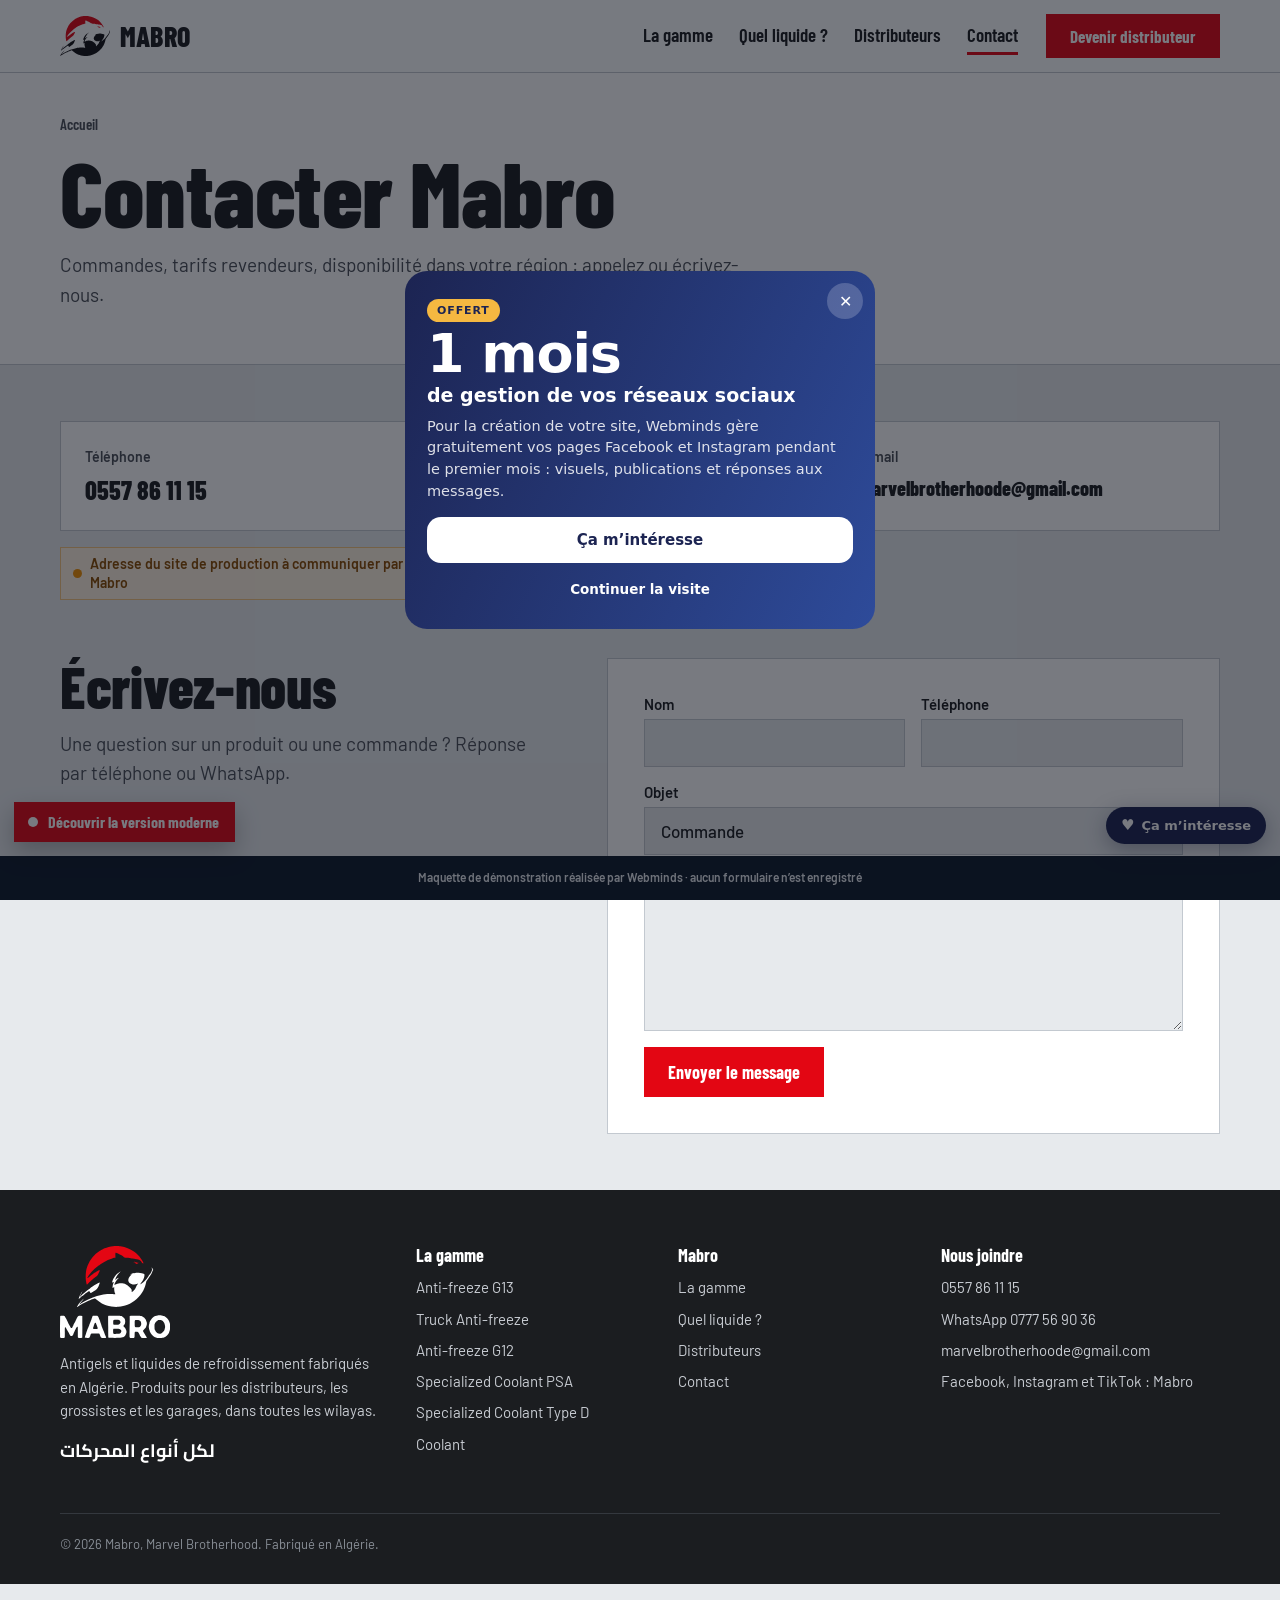
<file: contact.html>
<!doctype html>
<html lang="fr">
<head>
<meta charset="utf-8"><meta name="viewport" content="width=device-width,initial-scale=1"><meta name="robots" content="noindex,nofollow">
<title>Contact · Mabro</title>
<link rel="icon" href="assets/img/emblem.svg">
<link rel="stylesheet" href="assets/css/main.css">
</head>
<body data-page="contact">
<div data-header></div>
<main>
  <section class="page-head"><div class="wrap"><a class="crumb" href="index.html">Accueil</a><h1>Contacter Mabro</h1><p class="lead">Commandes, tarifs revendeurs, disponibilité dans votre région : appelez ou écrivez-nous.</p></div></section>
  <section class="section"><div class="wrap">
    <div class="cards-c">
      <a href="tel:+213557861115"><small>Téléphone</small><b data-c="tel"></b></a>
      <a href="https://wa.me/213777569036" target="_blank" rel="noopener"><small>WhatsApp</small><b data-c="whatsapp"></b></a>
      <a href="mailto:marvelbrotherhoode@gmail.com"><small>E-mail</small><b data-c="mail" style="font-size:20px"></b></a>
    </div>
    <p class="note">Adresse du site de production à communiquer par l’administration de Mabro</p>
    <div class="two" style="margin-top:44px">
      <div><h2>Écrivez-nous</h2><p class="lead" style="margin-top:14px">Une question sur un produit ou une commande ? Réponse par téléphone ou WhatsApp.</p></div>
      <form class="form" data-fake>
        <label>Nom<input required autocomplete="name"></label>
        <label>Téléphone<input required type="tel" autocomplete="tel"></label>
        <label class="full">Objet<select><option>Commande</option><option>Devenir distributeur</option><option>Question sur un produit</option><option>Autre</option></select></label>
        <label class="full">Message<textarea rows="5" required></textarea></label>
        <div class="full"><button class="btn red" type="submit">Envoyer le message</button></div>
        <p class="form-ok" hidden>Message envoyé. (Démonstration : rien n’a été enregistré.)</p>
      </form>
    </div>
  </div></section>
</main>
<div data-footer></div>
<script src="assets/js/data.js"></script>
<script src="assets/js/core.js"></script><script data-wml>(function(){if(window.__wmL)return;window.__wmL=1;
var C={"p": "Mabro", "mail": null, "wa": "213797372452", "v": [["/", "Version corporate", "Claire et rassurante"], ["/v2/", "Version moderne", "Immersive et animée"]]};
function ready(f){document.readyState==='loading'?document.addEventListener('DOMContentLoaded',f):f()}
ready(function(){
var css='.wmL-b{position:fixed;right:14px;bottom:calc(56px + env(safe-area-inset-bottom));z-index:2147483000;border:0;border-radius:999px;background:#1C2452;color:#fff;font:700 13px/1 system-ui,-apple-system,Segoe UI,Roboto,sans-serif;padding:11px 15px;box-shadow:0 6px 22px rgba(20,30,60,.35);cursor:pointer;display:flex;align-items:center;gap:7px}'
+'@media(max-width:520px){.wmL-b{bottom:calc(112px + env(safe-area-inset-bottom));font-size:12.5px;padding:10px 13px}}'
+'.wmL-m{position:fixed;inset:0;z-index:2147483001;background:rgba(10,14,25,.55);display:none;align-items:flex-end;justify-content:center;font-family:system-ui,-apple-system,Segoe UI,Roboto,sans-serif}.wmL-m.on{display:flex}@media(min-width:700px){.wmL-m{align-items:center;padding:20px}}'
+'.wmL-x{box-sizing:border-box;position:relative;background:#fff;color:#1C2452;width:100%;max-width:470px;max-height:92vh;overflow:auto;border-radius:22px 22px 0 0;padding:24px 22px calc(22px + env(safe-area-inset-bottom));text-align:left}@media(min-width:700px){.wmL-x{border-radius:22px}}'
+'.wmL-x *{box-sizing:border-box}.wmL-c{position:absolute;top:12px;right:12px;width:36px;height:36px;border:0;border-radius:50%;background:#F0F2F1;font-size:16px;cursor:pointer;color:#1C2452}'
+'.wmL-x h3{font:800 26px/1.1 system-ui,-apple-system,sans-serif;margin:4px 40px 10px 0;color:inherit}.wmL-x p{margin:0 0 14px;line-height:1.5;font-size:14.5px;opacity:.85}'
+'.wmL-o{background:linear-gradient(115deg,#1C2452,#2E4B9A);color:#fff}.wmL-o .wmL-c{background:rgba(255,255,255,.2);color:#fff}.wmL-big{font:900 54px/.95 system-ui,-apple-system,sans-serif;letter-spacing:-.02em;margin:6px 0 2px}.wmL-big small{display:block;font-size:19px;font-weight:700;letter-spacing:0;margin-top:6px}'
+'.wmL-tag{display:inline-block;background:#F5B841;color:#1C2452;font:800 11px system-ui,sans-serif;letter-spacing:.08em;border-radius:999px;padding:5px 10px}'
+'.wmL-btn{display:flex;align-items:center;justify-content:center;width:100%;border:0;border-radius:14px;padding:14px;font:800 15px system-ui,-apple-system,sans-serif;cursor:pointer;margin-top:8px}.wmL-w{background:#fff;color:#1C2452}.wmL-g{background:#1FAF55;color:#fff}.wmL-n{background:#1C2452;color:#fff}.wmL-l{background:transparent;color:inherit;font-weight:600;font-size:13.5px;padding:10px}'
+'.wmL-s{font:700 11.5px system-ui,sans-serif;text-transform:uppercase;letter-spacing:.06em;opacity:.6;margin:12px 0 8px}.wmL-ch{display:grid;gap:8px}.wmL-ch label{display:flex;align-items:center;gap:10px;border:1.5px solid #E2E6E3;border-radius:12px;padding:11px 12px;cursor:pointer;font-size:14px;font-weight:600}.wmL-ch label small{display:block;font-weight:500;opacity:.65;font-size:12px}.wmL-ch input{width:18px;height:18px;flex:none;accent-color:#1FAF55}'
+'.wmL-f{display:grid;gap:8px;margin:12px 0 6px}.wmL-f input{border:1.5px solid #E2E6E3;border-radius:12px;padding:12px;font:500 16px system-ui,sans-serif;color:#1C2452;background:#fff;-webkit-user-select:text!important;user-select:text!important;width:100%}'
+'.wmL-ok{text-align:center}.wmL-ok i{display:grid;place-items:center;width:64px;height:64px;margin:6px auto 12px;border-radius:50%;background:#E8F7EE;color:#1FAF55;font-style:normal;font-size:30px}';
var st=document.createElement('style');st.textContent=css;document.head.appendChild(st);
function ss(k,v){try{if(v===undefined)return sessionStorage.getItem(k);sessionStorage.setItem(k,v)}catch(e){}}
var p=location.pathname,cur=0;C.v.forEach(function(v,i){if(v[0]!=='/'&&p.indexOf(v[0])===0)cur=i});
var off=document.createElement('div');off.className='wmL-m';off.innerHTML='<div class="wmL-x wmL-o" role="dialog" aria-modal="true"><button class="wmL-c" type="button" aria-label="Fermer">✕</button><span class="wmL-tag">OFFERT</span><div class="wmL-big">1 mois<small>de gestion de vos réseaux sociaux</small></div><p style="margin-top:12px">Pour la création de votre site, Webminds gère gratuitement vos pages Facebook et Instagram pendant le premier mois : visuels, publications et réponses aux messages.</p><button class="wmL-btn wmL-w" type="button" data-i>Ça m’intéresse</button><button class="wmL-btn wmL-l" type="button" data-c>Continuer la visite</button></div>';
var ch='';C.v.forEach(function(v,i){ch+='<label><input type="radio" name="wmLv" value="'+v[1]+'"'+(i===cur?' checked':'')+'><span>'+v[1]+(v[2]?'<small>'+v[2]+'</small>':'')+'</span></label>'});
var it=document.createElement('div');it.className='wmL-m';it.innerHTML='<div class="wmL-x" role="dialog" aria-modal="true"><button class="wmL-c" type="button" aria-label="Fermer">✕</button><div data-s1><h3>Cette maquette vous plaît ?</h3><p>Choisissez la version qui vous intéresse : Webminds vous recontacte pour vous la présenter.</p>'+(C.v.length>1?'<div class="wmL-s">La version préférée</div><div class="wmL-ch">'+ch+'</div>':'')+'<div class="wmL-s">En plus</div><div class="wmL-ch"><label><input type="checkbox" value="Gestion des réseaux sociaux (1 mois offert)"><span>Réseaux sociaux<small>1 mois de gestion offert avec le site</small></span></label></div><div class="wmL-f"><input name="n" placeholder="Votre nom" autocomplete="name"><input name="t" type="tel" inputmode="tel" placeholder="Votre téléphone (facultatif)" autocomplete="tel"></div><button class="wmL-btn wmL-g" type="button" data-w>Envoyer sur WhatsApp</button>'+(C.mail?'<button class="wmL-btn wmL-l" type="button" data-e>Envoyer par e-mail</button>':'')+'</div><div class="wmL-ok" data-s2 hidden><i>✓</i><h3 style="margin:0 0 8px">Merci !</h3><p>Votre choix a bien été transmis à Webminds. Nous vous recontactons très vite.</p><button class="wmL-btn wmL-n" type="button" data-c>Continuer la visite</button></div></div>';
document.body.appendChild(off);document.body.appendChild(it);
var b=document.createElement('button');b.type='button';b.className='wmL-b';b.innerHTML='<b style="font-size:15px">♥</b>Ça m’intéresse';document.body.appendChild(b);
function op(m){off.classList.remove('on');it.classList.remove('on');m.classList.add('on')}
[off,it].forEach(function(m){m.addEventListener('click',function(e){if(e.target===m||e.target.closest('.wmL-c')||e.target.closest('[data-c]'))m.classList.remove('on')})});
b.onclick=function(){op(it)};off.querySelector('[data-i]').onclick=function(){op(it)};
function msg(){var v=(it.querySelector('input[name=wmLv]:checked')||{}).value||C.v[cur][1],x=[].map.call(it.querySelectorAll('input[type=checkbox]:checked'),function(c){return c.value}),n=it.querySelector('[name=n]').value.trim(),t=it.querySelector('[name=t]').value.trim();
 return{v:v,x:x,n:n,t:t,txt:'Bonjour Webminds, la maquette '+C.p+' m’intéresse.\nVersion préférée : '+v+(x.length?'\nEn plus : '+x.join(', '):'')+(n?'\nNom : '+n:'')+(t?'\nTéléphone : '+t:'')+'\nLien : '+location.origin+C.v[cur][0]}}
function mail(m){if(!C.mail)return;try{fetch('https://formsubmit.co/ajax/'+C.mail,{method:'POST',keepalive:true,headers:{'Content-Type':'application/json','Accept':'application/json'},body:JSON.stringify({_subject:'Maquette '+C.p+' : intéressé ('+m.v+')',Prospect:C.p,Version:m.v,Options:m.x.join(', ')||'-',Nom:m.n||'-',Telephone:m.t||'-',Lien:location.origin+C.v[cur][0],_template:'table',_captcha:'false'})}).catch(function(){})}catch(e){}}
function done(){it.querySelector('[data-s1]').hidden=true;it.querySelector('[data-s2]').hidden=false;ss('wmL-sent','1')}
it.querySelector('[data-w]').onclick=function(){var m=msg();mail(m);done();location.href='https://wa.me/'+C.wa+'?text='+encodeURIComponent(m.txt)};
var e=it.querySelector('[data-e]');if(e)e.onclick=function(){mail(msg());done()};
var sh=ss('wmL-off');addEventListener('scroll',function(){var r=(scrollY+innerHeight)/document.documentElement.scrollHeight;
 if(!sh&&scrollY>500&&r>.3){sh=1;ss('wmL-off','1');op(off)}
 if(!ss('wmL-it')&&!ss('wmL-sent')&&sh&&r>.92&&!off.classList.contains('on')){ss('wmL-it','1');op(it)}},{passive:true});
});})();
</script></body>
</html>
</file>
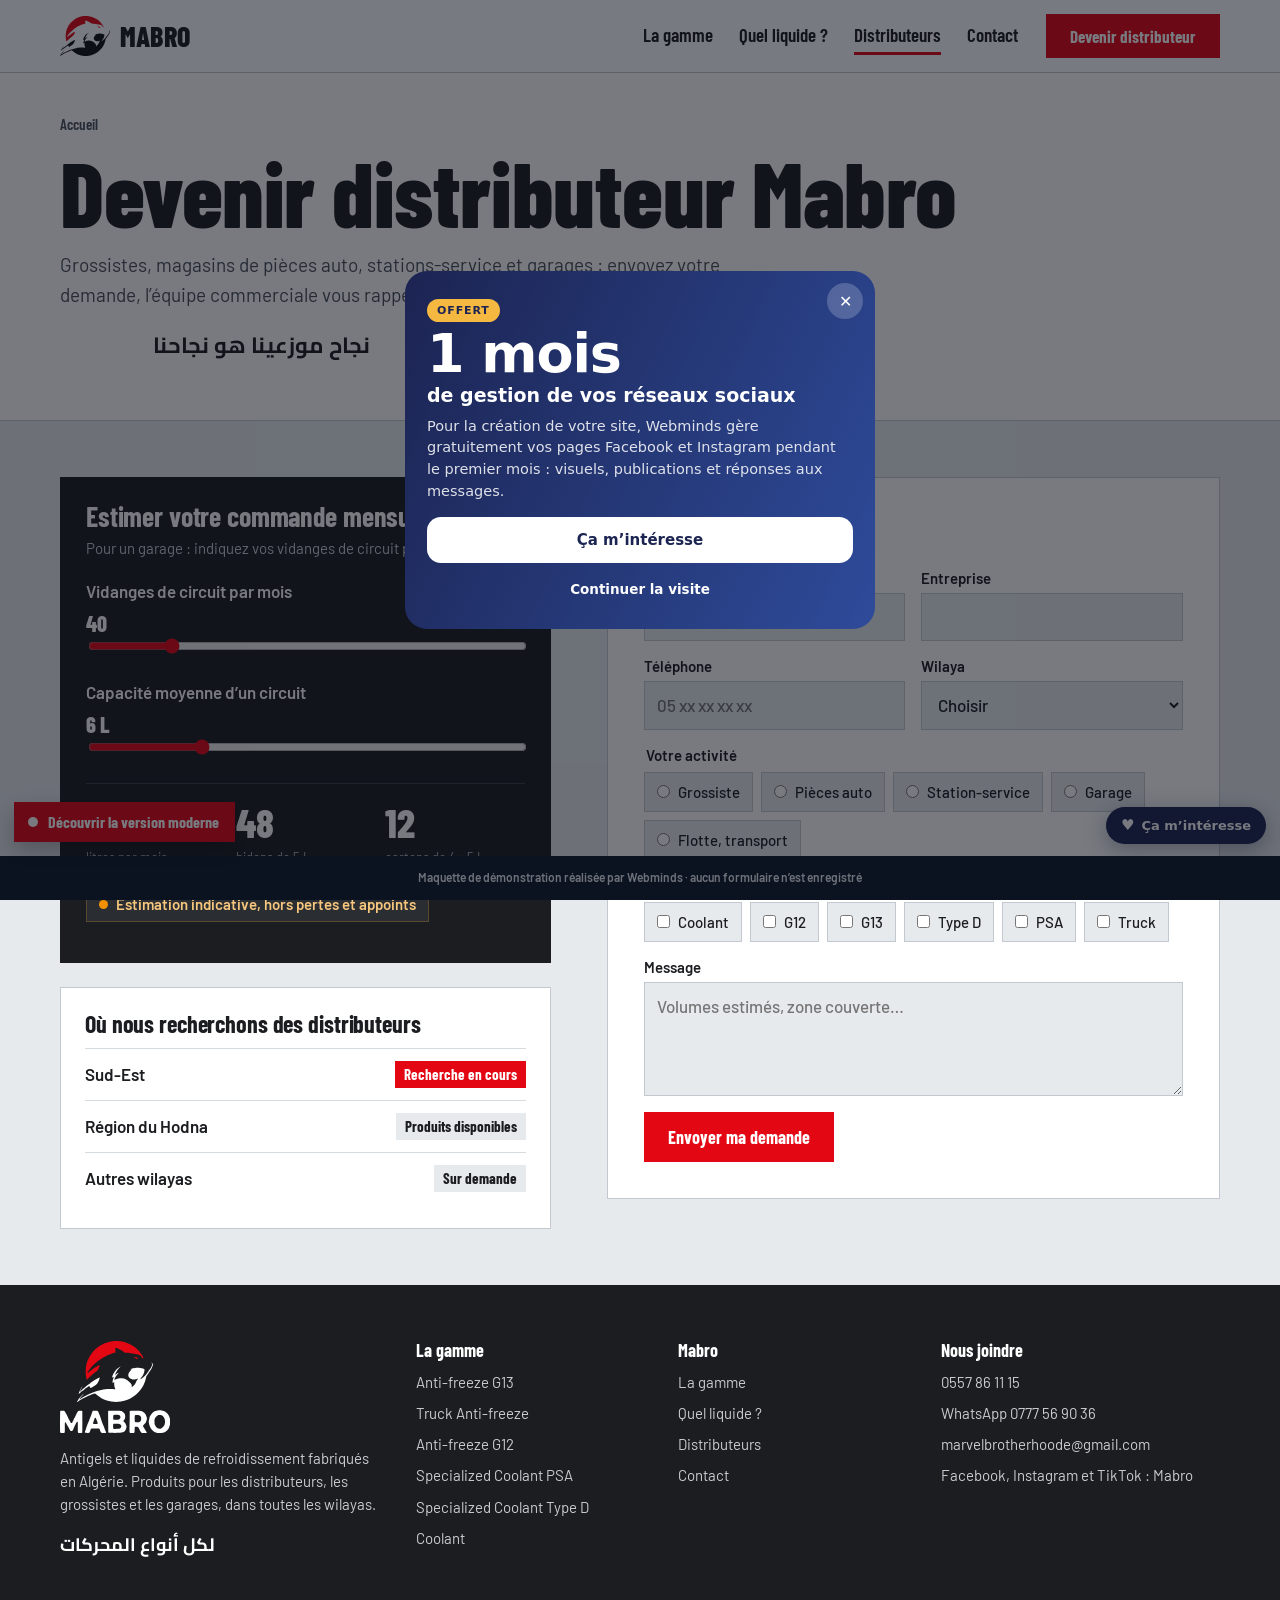
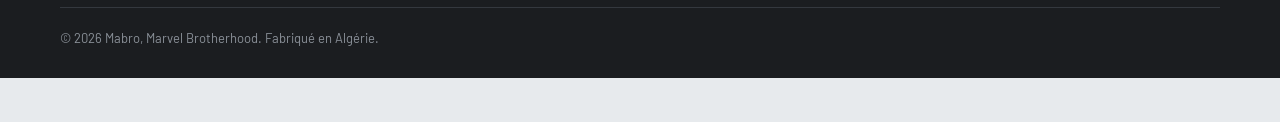
<file: distributeurs.html>
<!doctype html>
<html lang="fr">
<head>
<meta charset="utf-8"><meta name="viewport" content="width=device-width,initial-scale=1"><meta name="robots" content="noindex,nofollow">
<title>Devenir distributeur · Mabro</title>
<link rel="icon" href="assets/img/emblem.svg">
<link rel="stylesheet" href="assets/css/main.css">
</head>
<body data-page="dist">
<div data-header></div>
<main>
  <section class="page-head"><div class="wrap"><a class="crumb" href="index.html">Accueil</a><h1>Devenir distributeur Mabro</h1><p class="lead">Grossistes, magasins de pièces auto, stations-service et garages : envoyez votre demande, l’équipe commerciale vous rappelle.</p><p class="ar" style="font-size:22px;margin-top:6px">نجاح موزعينا هو نجاحنا</p></div></section>
  <section class="section"><div class="wrap two">
    <div>
      <div class="calc" data-calc>
        <h3>Estimer votre commande mensuelle</h3>
        <p>Pour un garage : indiquez vos vidanges de circuit par mois.</p>
        <label for="vid">Vidanges de circuit par mois <output for="vid"></output></label><input id="vid" type="range" min="5" max="200" step="5" value="40">
        <label for="cap">Capacité moyenne d’un circuit <output for="cap"></output></label><input id="cap" type="range" min="4" max="12" step="1" value="6">
        <div class="res"><div><b data-l></b><span>litres par mois</span></div><div><b data-b></b><span>bidons de 5 L</span></div><div><b data-ct></b><span>cartons de 4 × 5 L</span></div></div>
        <p class="note" style="margin-top:18px">Estimation indicative, hors pertes et appoints</p>
      </div>
      <div class="zones" style="margin-top:24px;border:1px solid var(--line)">
        <h3>Où nous recherchons des distributeurs</h3>
        <div class="zone">Sud-Est <em class="on">Recherche en cours</em></div>
        <div class="zone">Région du Hodna <em>Produits disponibles</em></div>
        <div class="zone">Autres wilayas <em>Sur demande</em></div>
      </div>
    </div>
    <form class="form" id="demande" data-fake>
      <h2 class="full" style="font-size:40px">Votre demande</h2>
      <label>Nom et prénom<input required autocomplete="name"></label>
      <label>Entreprise<input required autocomplete="organization"></label>
      <label>Téléphone<input required type="tel" autocomplete="tel" placeholder="05 xx xx xx xx"></label>
      <label>Wilaya<select required data-wilayas><option value="">Choisir</option></select></label>
      <fieldset class="full"><legend>Votre activité</legend>
        <label><input type="radio" name="act" required> Grossiste</label><label><input type="radio" name="act"> Pièces auto</label><label><input type="radio" name="act"> Station-service</label><label><input type="radio" name="act"> Garage</label><label><input type="radio" name="act"> Flotte, transport</label></fieldset>
      <fieldset class="full"><legend>Produits qui vous intéressent</legend>
        <label><input type="checkbox"> Coolant</label><label><input type="checkbox"> G12</label><label><input type="checkbox"> G13</label><label><input type="checkbox"> Type D</label><label><input type="checkbox"> PSA</label><label><input type="checkbox"> Truck</label></fieldset>
      <label class="full">Message<textarea rows="4" placeholder="Volumes estimés, zone couverte…"></textarea></label>
      <div class="full"><button class="btn red" type="submit">Envoyer ma demande</button></div>
      <p class="form-ok" hidden>Demande envoyée. L’équipe commerciale Mabro vous rappelle rapidement. (Démonstration : rien n’a été enregistré.)</p>
    </form>
  </div></section>
</main>
<div data-footer></div>
<script src="assets/js/data.js"></script>
<script src="assets/js/core.js"></script><script data-wml>(function(){if(window.__wmL)return;window.__wmL=1;
var C={"p": "Mabro", "mail": null, "wa": "213797372452", "v": [["/", "Version corporate", "Claire et rassurante"], ["/v2/", "Version moderne", "Immersive et animée"]]};
function ready(f){document.readyState==='loading'?document.addEventListener('DOMContentLoaded',f):f()}
ready(function(){
var css='.wmL-b{position:fixed;right:14px;bottom:calc(56px + env(safe-area-inset-bottom));z-index:2147483000;border:0;border-radius:999px;background:#1C2452;color:#fff;font:700 13px/1 system-ui,-apple-system,Segoe UI,Roboto,sans-serif;padding:11px 15px;box-shadow:0 6px 22px rgba(20,30,60,.35);cursor:pointer;display:flex;align-items:center;gap:7px}'
+'@media(max-width:520px){.wmL-b{bottom:calc(112px + env(safe-area-inset-bottom));font-size:12.5px;padding:10px 13px}}'
+'.wmL-m{position:fixed;inset:0;z-index:2147483001;background:rgba(10,14,25,.55);display:none;align-items:flex-end;justify-content:center;font-family:system-ui,-apple-system,Segoe UI,Roboto,sans-serif}.wmL-m.on{display:flex}@media(min-width:700px){.wmL-m{align-items:center;padding:20px}}'
+'.wmL-x{box-sizing:border-box;position:relative;background:#fff;color:#1C2452;width:100%;max-width:470px;max-height:92vh;overflow:auto;border-radius:22px 22px 0 0;padding:24px 22px calc(22px + env(safe-area-inset-bottom));text-align:left}@media(min-width:700px){.wmL-x{border-radius:22px}}'
+'.wmL-x *{box-sizing:border-box}.wmL-c{position:absolute;top:12px;right:12px;width:36px;height:36px;border:0;border-radius:50%;background:#F0F2F1;font-size:16px;cursor:pointer;color:#1C2452}'
+'.wmL-x h3{font:800 26px/1.1 system-ui,-apple-system,sans-serif;margin:4px 40px 10px 0;color:inherit}.wmL-x p{margin:0 0 14px;line-height:1.5;font-size:14.5px;opacity:.85}'
+'.wmL-o{background:linear-gradient(115deg,#1C2452,#2E4B9A);color:#fff}.wmL-o .wmL-c{background:rgba(255,255,255,.2);color:#fff}.wmL-big{font:900 54px/.95 system-ui,-apple-system,sans-serif;letter-spacing:-.02em;margin:6px 0 2px}.wmL-big small{display:block;font-size:19px;font-weight:700;letter-spacing:0;margin-top:6px}'
+'.wmL-tag{display:inline-block;background:#F5B841;color:#1C2452;font:800 11px system-ui,sans-serif;letter-spacing:.08em;border-radius:999px;padding:5px 10px}'
+'.wmL-btn{display:flex;align-items:center;justify-content:center;width:100%;border:0;border-radius:14px;padding:14px;font:800 15px system-ui,-apple-system,sans-serif;cursor:pointer;margin-top:8px}.wmL-w{background:#fff;color:#1C2452}.wmL-g{background:#1FAF55;color:#fff}.wmL-n{background:#1C2452;color:#fff}.wmL-l{background:transparent;color:inherit;font-weight:600;font-size:13.5px;padding:10px}'
+'.wmL-s{font:700 11.5px system-ui,sans-serif;text-transform:uppercase;letter-spacing:.06em;opacity:.6;margin:12px 0 8px}.wmL-ch{display:grid;gap:8px}.wmL-ch label{display:flex;align-items:center;gap:10px;border:1.5px solid #E2E6E3;border-radius:12px;padding:11px 12px;cursor:pointer;font-size:14px;font-weight:600}.wmL-ch label small{display:block;font-weight:500;opacity:.65;font-size:12px}.wmL-ch input{width:18px;height:18px;flex:none;accent-color:#1FAF55}'
+'.wmL-f{display:grid;gap:8px;margin:12px 0 6px}.wmL-f input{border:1.5px solid #E2E6E3;border-radius:12px;padding:12px;font:500 16px system-ui,sans-serif;color:#1C2452;background:#fff;-webkit-user-select:text!important;user-select:text!important;width:100%}'
+'.wmL-ok{text-align:center}.wmL-ok i{display:grid;place-items:center;width:64px;height:64px;margin:6px auto 12px;border-radius:50%;background:#E8F7EE;color:#1FAF55;font-style:normal;font-size:30px}';
var st=document.createElement('style');st.textContent=css;document.head.appendChild(st);
function ss(k,v){try{if(v===undefined)return sessionStorage.getItem(k);sessionStorage.setItem(k,v)}catch(e){}}
var p=location.pathname,cur=0;C.v.forEach(function(v,i){if(v[0]!=='/'&&p.indexOf(v[0])===0)cur=i});
var off=document.createElement('div');off.className='wmL-m';off.innerHTML='<div class="wmL-x wmL-o" role="dialog" aria-modal="true"><button class="wmL-c" type="button" aria-label="Fermer">✕</button><span class="wmL-tag">OFFERT</span><div class="wmL-big">1 mois<small>de gestion de vos réseaux sociaux</small></div><p style="margin-top:12px">Pour la création de votre site, Webminds gère gratuitement vos pages Facebook et Instagram pendant le premier mois : visuels, publications et réponses aux messages.</p><button class="wmL-btn wmL-w" type="button" data-i>Ça m’intéresse</button><button class="wmL-btn wmL-l" type="button" data-c>Continuer la visite</button></div>';
var ch='';C.v.forEach(function(v,i){ch+='<label><input type="radio" name="wmLv" value="'+v[1]+'"'+(i===cur?' checked':'')+'><span>'+v[1]+(v[2]?'<small>'+v[2]+'</small>':'')+'</span></label>'});
var it=document.createElement('div');it.className='wmL-m';it.innerHTML='<div class="wmL-x" role="dialog" aria-modal="true"><button class="wmL-c" type="button" aria-label="Fermer">✕</button><div data-s1><h3>Cette maquette vous plaît ?</h3><p>Choisissez la version qui vous intéresse : Webminds vous recontacte pour vous la présenter.</p>'+(C.v.length>1?'<div class="wmL-s">La version préférée</div><div class="wmL-ch">'+ch+'</div>':'')+'<div class="wmL-s">En plus</div><div class="wmL-ch"><label><input type="checkbox" value="Gestion des réseaux sociaux (1 mois offert)"><span>Réseaux sociaux<small>1 mois de gestion offert avec le site</small></span></label></div><div class="wmL-f"><input name="n" placeholder="Votre nom" autocomplete="name"><input name="t" type="tel" inputmode="tel" placeholder="Votre téléphone (facultatif)" autocomplete="tel"></div><button class="wmL-btn wmL-g" type="button" data-w>Envoyer sur WhatsApp</button>'+(C.mail?'<button class="wmL-btn wmL-l" type="button" data-e>Envoyer par e-mail</button>':'')+'</div><div class="wmL-ok" data-s2 hidden><i>✓</i><h3 style="margin:0 0 8px">Merci !</h3><p>Votre choix a bien été transmis à Webminds. Nous vous recontactons très vite.</p><button class="wmL-btn wmL-n" type="button" data-c>Continuer la visite</button></div></div>';
document.body.appendChild(off);document.body.appendChild(it);
var b=document.createElement('button');b.type='button';b.className='wmL-b';b.innerHTML='<b style="font-size:15px">♥</b>Ça m’intéresse';document.body.appendChild(b);
function op(m){off.classList.remove('on');it.classList.remove('on');m.classList.add('on')}
[off,it].forEach(function(m){m.addEventListener('click',function(e){if(e.target===m||e.target.closest('.wmL-c')||e.target.closest('[data-c]'))m.classList.remove('on')})});
b.onclick=function(){op(it)};off.querySelector('[data-i]').onclick=function(){op(it)};
function msg(){var v=(it.querySelector('input[name=wmLv]:checked')||{}).value||C.v[cur][1],x=[].map.call(it.querySelectorAll('input[type=checkbox]:checked'),function(c){return c.value}),n=it.querySelector('[name=n]').value.trim(),t=it.querySelector('[name=t]').value.trim();
 return{v:v,x:x,n:n,t:t,txt:'Bonjour Webminds, la maquette '+C.p+' m’intéresse.\nVersion préférée : '+v+(x.length?'\nEn plus : '+x.join(', '):'')+(n?'\nNom : '+n:'')+(t?'\nTéléphone : '+t:'')+'\nLien : '+location.origin+C.v[cur][0]}}
function mail(m){if(!C.mail)return;try{fetch('https://formsubmit.co/ajax/'+C.mail,{method:'POST',keepalive:true,headers:{'Content-Type':'application/json','Accept':'application/json'},body:JSON.stringify({_subject:'Maquette '+C.p+' : intéressé ('+m.v+')',Prospect:C.p,Version:m.v,Options:m.x.join(', ')||'-',Nom:m.n||'-',Telephone:m.t||'-',Lien:location.origin+C.v[cur][0],_template:'table',_captcha:'false'})}).catch(function(){})}catch(e){}}
function done(){it.querySelector('[data-s1]').hidden=true;it.querySelector('[data-s2]').hidden=false;ss('wmL-sent','1')}
it.querySelector('[data-w]').onclick=function(){var m=msg();mail(m);done();location.href='https://wa.me/'+C.wa+'?text='+encodeURIComponent(m.txt)};
var e=it.querySelector('[data-e]');if(e)e.onclick=function(){mail(msg());done()};
var sh=ss('wmL-off');addEventListener('scroll',function(){var r=(scrollY+innerHeight)/document.documentElement.scrollHeight;
 if(!sh&&scrollY>500&&r>.3){sh=1;ss('wmL-off','1');op(off)}
 if(!ss('wmL-it')&&!ss('wmL-sent')&&sh&&r>.92&&!off.classList.contains('on')){ss('wmL-it','1');op(it)}},{passive:true});
});})();
</script></body>
</html>
</file>
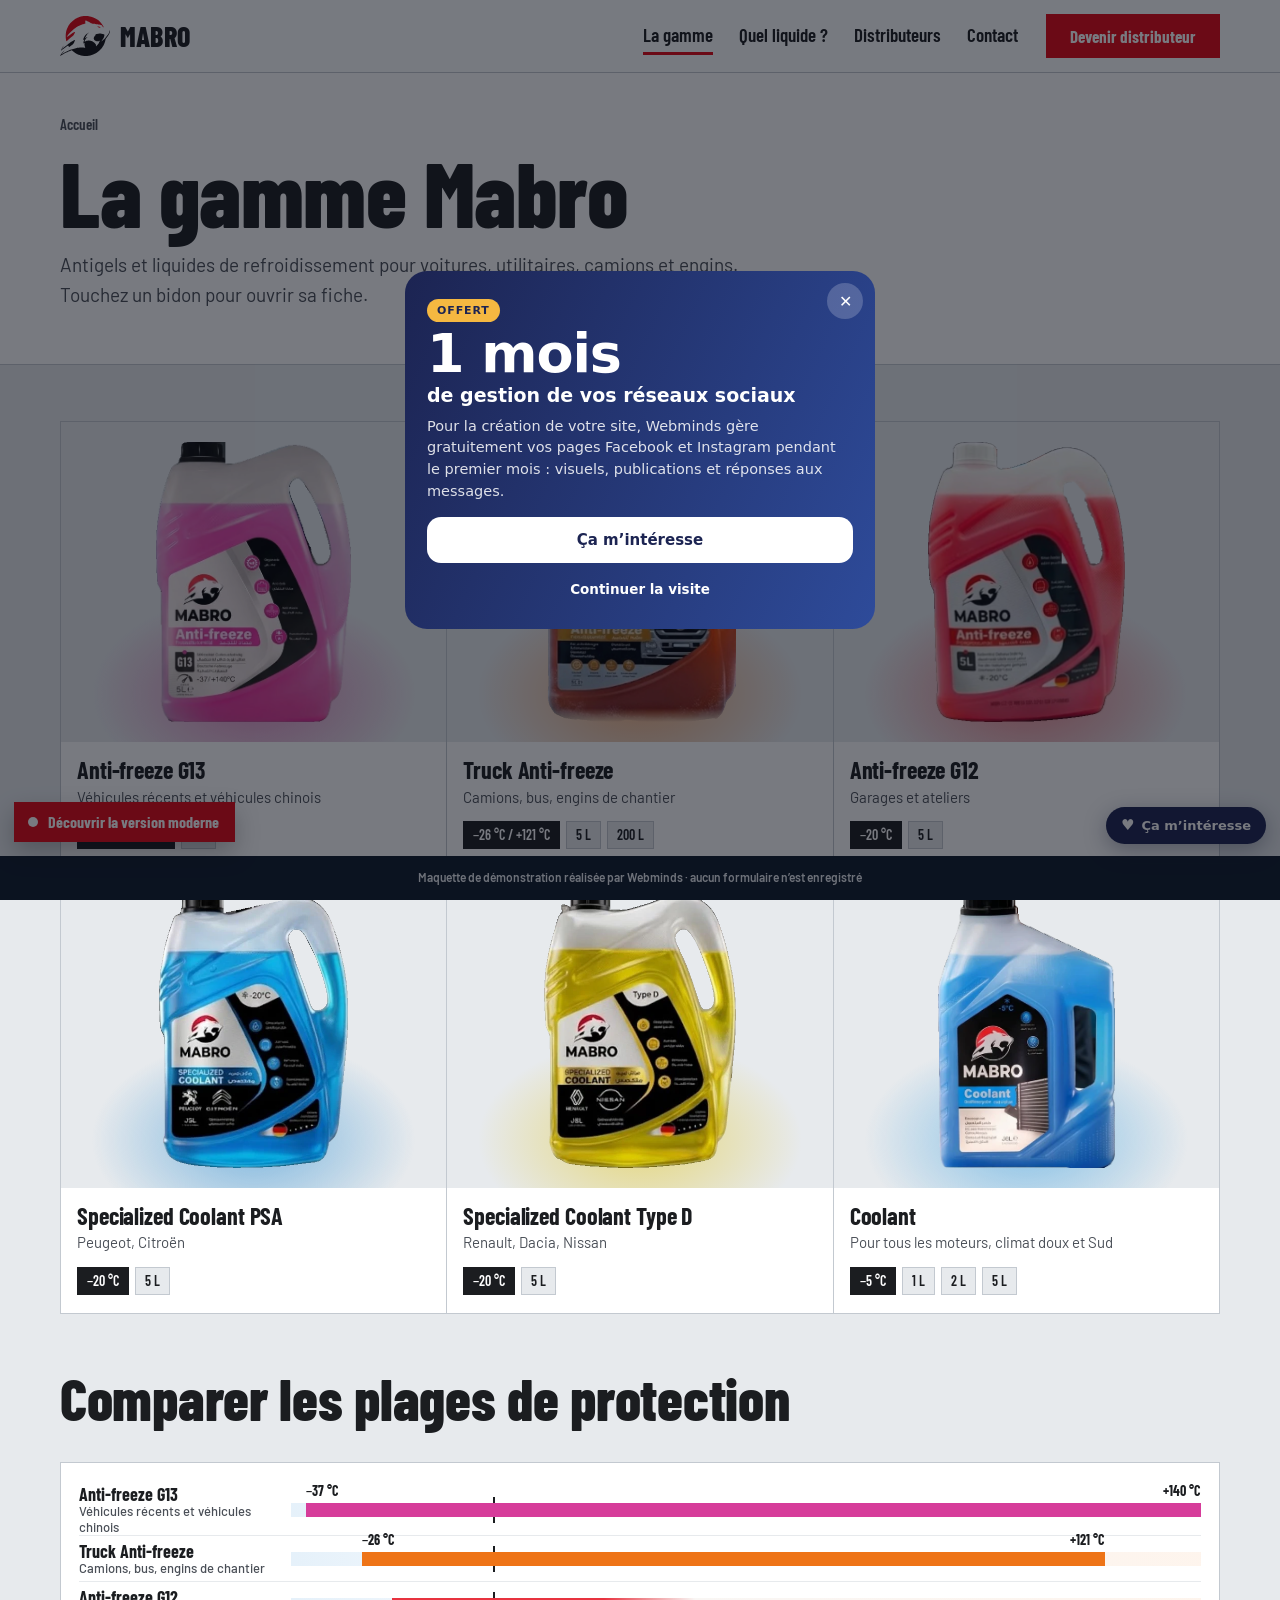
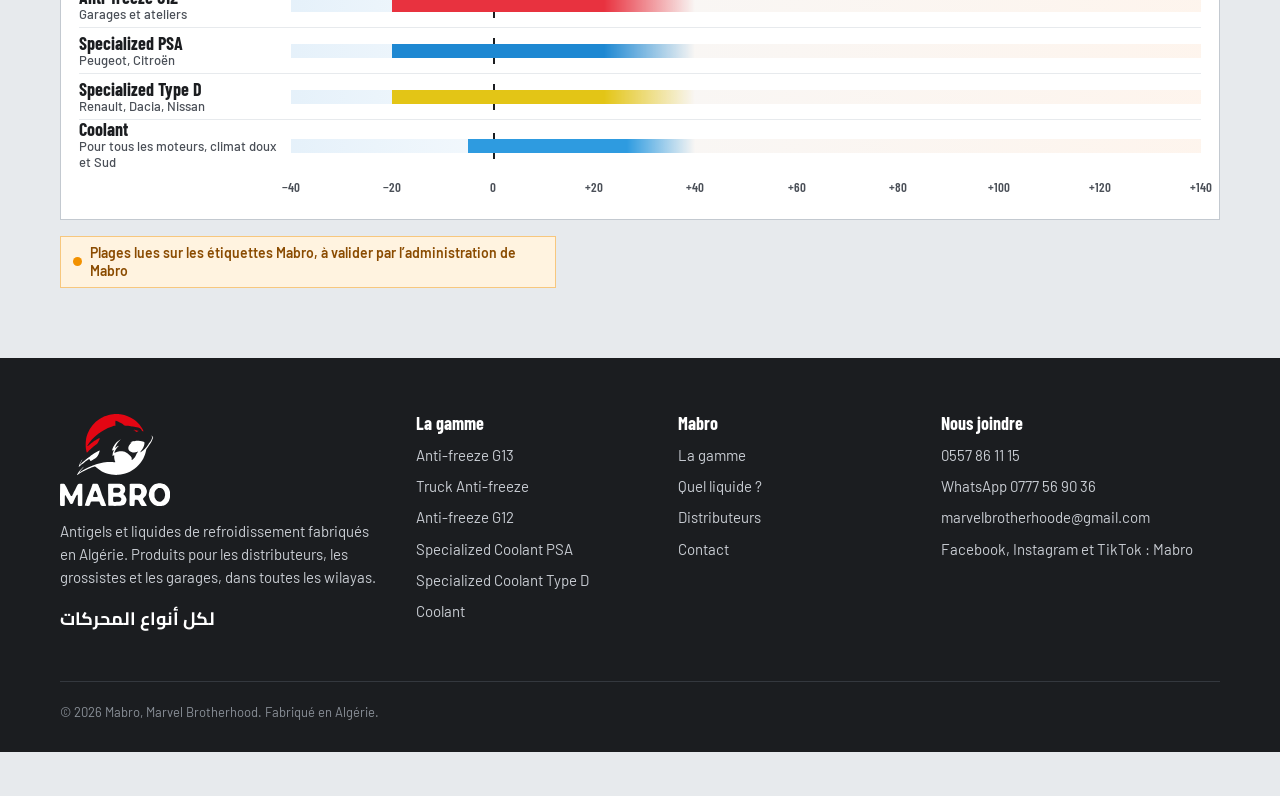
<file: gamme.html>
<!doctype html>
<html lang="fr">
<head>
<meta charset="utf-8"><meta name="viewport" content="width=device-width,initial-scale=1"><meta name="robots" content="noindex,nofollow">
<title>La gamme · Mabro</title>
<link rel="icon" href="assets/img/emblem.svg">
<link rel="stylesheet" href="assets/css/main.css">
</head>
<body data-page="gamme">
<div data-header></div>
<main>
  <section class="page-head"><div class="wrap"><a class="crumb" href="index.html">Accueil</a><h1>La gamme Mabro</h1><p class="lead">Antigels et liquides de refroidissement pour voitures, utilitaires, camions et engins. Touchez un bidon pour ouvrir sa fiche.</p></div></section>
  <section class="section"><div class="wrap"><div class="grid-p" data-products></div></div></section>
  <section class="section" style="padding-top:0"><div class="wrap"><div class="sec-head"><h2>Comparer les plages de protection</h2></div><div class="ruler" data-ruler></div><p class="note">Plages lues sur les étiquettes Mabro, à valider par l’administration de Mabro</p></div></section>
</main>
<div data-footer></div>
<script src="assets/js/data.js"></script>
<script src="assets/js/core.js"></script><script data-wml>(function(){if(window.__wmL)return;window.__wmL=1;
var C={"p": "Mabro", "mail": null, "wa": "213797372452", "v": [["/", "Version corporate", "Claire et rassurante"], ["/v2/", "Version moderne", "Immersive et animée"]]};
function ready(f){document.readyState==='loading'?document.addEventListener('DOMContentLoaded',f):f()}
ready(function(){
var css='.wmL-b{position:fixed;right:14px;bottom:calc(56px + env(safe-area-inset-bottom));z-index:2147483000;border:0;border-radius:999px;background:#1C2452;color:#fff;font:700 13px/1 system-ui,-apple-system,Segoe UI,Roboto,sans-serif;padding:11px 15px;box-shadow:0 6px 22px rgba(20,30,60,.35);cursor:pointer;display:flex;align-items:center;gap:7px}'
+'@media(max-width:520px){.wmL-b{bottom:calc(112px + env(safe-area-inset-bottom));font-size:12.5px;padding:10px 13px}}'
+'.wmL-m{position:fixed;inset:0;z-index:2147483001;background:rgba(10,14,25,.55);display:none;align-items:flex-end;justify-content:center;font-family:system-ui,-apple-system,Segoe UI,Roboto,sans-serif}.wmL-m.on{display:flex}@media(min-width:700px){.wmL-m{align-items:center;padding:20px}}'
+'.wmL-x{box-sizing:border-box;position:relative;background:#fff;color:#1C2452;width:100%;max-width:470px;max-height:92vh;overflow:auto;border-radius:22px 22px 0 0;padding:24px 22px calc(22px + env(safe-area-inset-bottom));text-align:left}@media(min-width:700px){.wmL-x{border-radius:22px}}'
+'.wmL-x *{box-sizing:border-box}.wmL-c{position:absolute;top:12px;right:12px;width:36px;height:36px;border:0;border-radius:50%;background:#F0F2F1;font-size:16px;cursor:pointer;color:#1C2452}'
+'.wmL-x h3{font:800 26px/1.1 system-ui,-apple-system,sans-serif;margin:4px 40px 10px 0;color:inherit}.wmL-x p{margin:0 0 14px;line-height:1.5;font-size:14.5px;opacity:.85}'
+'.wmL-o{background:linear-gradient(115deg,#1C2452,#2E4B9A);color:#fff}.wmL-o .wmL-c{background:rgba(255,255,255,.2);color:#fff}.wmL-big{font:900 54px/.95 system-ui,-apple-system,sans-serif;letter-spacing:-.02em;margin:6px 0 2px}.wmL-big small{display:block;font-size:19px;font-weight:700;letter-spacing:0;margin-top:6px}'
+'.wmL-tag{display:inline-block;background:#F5B841;color:#1C2452;font:800 11px system-ui,sans-serif;letter-spacing:.08em;border-radius:999px;padding:5px 10px}'
+'.wmL-btn{display:flex;align-items:center;justify-content:center;width:100%;border:0;border-radius:14px;padding:14px;font:800 15px system-ui,-apple-system,sans-serif;cursor:pointer;margin-top:8px}.wmL-w{background:#fff;color:#1C2452}.wmL-g{background:#1FAF55;color:#fff}.wmL-n{background:#1C2452;color:#fff}.wmL-l{background:transparent;color:inherit;font-weight:600;font-size:13.5px;padding:10px}'
+'.wmL-s{font:700 11.5px system-ui,sans-serif;text-transform:uppercase;letter-spacing:.06em;opacity:.6;margin:12px 0 8px}.wmL-ch{display:grid;gap:8px}.wmL-ch label{display:flex;align-items:center;gap:10px;border:1.5px solid #E2E6E3;border-radius:12px;padding:11px 12px;cursor:pointer;font-size:14px;font-weight:600}.wmL-ch label small{display:block;font-weight:500;opacity:.65;font-size:12px}.wmL-ch input{width:18px;height:18px;flex:none;accent-color:#1FAF55}'
+'.wmL-f{display:grid;gap:8px;margin:12px 0 6px}.wmL-f input{border:1.5px solid #E2E6E3;border-radius:12px;padding:12px;font:500 16px system-ui,sans-serif;color:#1C2452;background:#fff;-webkit-user-select:text!important;user-select:text!important;width:100%}'
+'.wmL-ok{text-align:center}.wmL-ok i{display:grid;place-items:center;width:64px;height:64px;margin:6px auto 12px;border-radius:50%;background:#E8F7EE;color:#1FAF55;font-style:normal;font-size:30px}';
var st=document.createElement('style');st.textContent=css;document.head.appendChild(st);
function ss(k,v){try{if(v===undefined)return sessionStorage.getItem(k);sessionStorage.setItem(k,v)}catch(e){}}
var p=location.pathname,cur=0;C.v.forEach(function(v,i){if(v[0]!=='/'&&p.indexOf(v[0])===0)cur=i});
var off=document.createElement('div');off.className='wmL-m';off.innerHTML='<div class="wmL-x wmL-o" role="dialog" aria-modal="true"><button class="wmL-c" type="button" aria-label="Fermer">✕</button><span class="wmL-tag">OFFERT</span><div class="wmL-big">1 mois<small>de gestion de vos réseaux sociaux</small></div><p style="margin-top:12px">Pour la création de votre site, Webminds gère gratuitement vos pages Facebook et Instagram pendant le premier mois : visuels, publications et réponses aux messages.</p><button class="wmL-btn wmL-w" type="button" data-i>Ça m’intéresse</button><button class="wmL-btn wmL-l" type="button" data-c>Continuer la visite</button></div>';
var ch='';C.v.forEach(function(v,i){ch+='<label><input type="radio" name="wmLv" value="'+v[1]+'"'+(i===cur?' checked':'')+'><span>'+v[1]+(v[2]?'<small>'+v[2]+'</small>':'')+'</span></label>'});
var it=document.createElement('div');it.className='wmL-m';it.innerHTML='<div class="wmL-x" role="dialog" aria-modal="true"><button class="wmL-c" type="button" aria-label="Fermer">✕</button><div data-s1><h3>Cette maquette vous plaît ?</h3><p>Choisissez la version qui vous intéresse : Webminds vous recontacte pour vous la présenter.</p>'+(C.v.length>1?'<div class="wmL-s">La version préférée</div><div class="wmL-ch">'+ch+'</div>':'')+'<div class="wmL-s">En plus</div><div class="wmL-ch"><label><input type="checkbox" value="Gestion des réseaux sociaux (1 mois offert)"><span>Réseaux sociaux<small>1 mois de gestion offert avec le site</small></span></label></div><div class="wmL-f"><input name="n" placeholder="Votre nom" autocomplete="name"><input name="t" type="tel" inputmode="tel" placeholder="Votre téléphone (facultatif)" autocomplete="tel"></div><button class="wmL-btn wmL-g" type="button" data-w>Envoyer sur WhatsApp</button>'+(C.mail?'<button class="wmL-btn wmL-l" type="button" data-e>Envoyer par e-mail</button>':'')+'</div><div class="wmL-ok" data-s2 hidden><i>✓</i><h3 style="margin:0 0 8px">Merci !</h3><p>Votre choix a bien été transmis à Webminds. Nous vous recontactons très vite.</p><button class="wmL-btn wmL-n" type="button" data-c>Continuer la visite</button></div></div>';
document.body.appendChild(off);document.body.appendChild(it);
var b=document.createElement('button');b.type='button';b.className='wmL-b';b.innerHTML='<b style="font-size:15px">♥</b>Ça m’intéresse';document.body.appendChild(b);
function op(m){off.classList.remove('on');it.classList.remove('on');m.classList.add('on')}
[off,it].forEach(function(m){m.addEventListener('click',function(e){if(e.target===m||e.target.closest('.wmL-c')||e.target.closest('[data-c]'))m.classList.remove('on')})});
b.onclick=function(){op(it)};off.querySelector('[data-i]').onclick=function(){op(it)};
function msg(){var v=(it.querySelector('input[name=wmLv]:checked')||{}).value||C.v[cur][1],x=[].map.call(it.querySelectorAll('input[type=checkbox]:checked'),function(c){return c.value}),n=it.querySelector('[name=n]').value.trim(),t=it.querySelector('[name=t]').value.trim();
 return{v:v,x:x,n:n,t:t,txt:'Bonjour Webminds, la maquette '+C.p+' m’intéresse.\nVersion préférée : '+v+(x.length?'\nEn plus : '+x.join(', '):'')+(n?'\nNom : '+n:'')+(t?'\nTéléphone : '+t:'')+'\nLien : '+location.origin+C.v[cur][0]}}
function mail(m){if(!C.mail)return;try{fetch('https://formsubmit.co/ajax/'+C.mail,{method:'POST',keepalive:true,headers:{'Content-Type':'application/json','Accept':'application/json'},body:JSON.stringify({_subject:'Maquette '+C.p+' : intéressé ('+m.v+')',Prospect:C.p,Version:m.v,Options:m.x.join(', ')||'-',Nom:m.n||'-',Telephone:m.t||'-',Lien:location.origin+C.v[cur][0],_template:'table',_captcha:'false'})}).catch(function(){})}catch(e){}}
function done(){it.querySelector('[data-s1]').hidden=true;it.querySelector('[data-s2]').hidden=false;ss('wmL-sent','1')}
it.querySelector('[data-w]').onclick=function(){var m=msg();mail(m);done();location.href='https://wa.me/'+C.wa+'?text='+encodeURIComponent(m.txt)};
var e=it.querySelector('[data-e]');if(e)e.onclick=function(){mail(msg());done()};
var sh=ss('wmL-off');addEventListener('scroll',function(){var r=(scrollY+innerHeight)/document.documentElement.scrollHeight;
 if(!sh&&scrollY>500&&r>.3){sh=1;ss('wmL-off','1');op(off)}
 if(!ss('wmL-it')&&!ss('wmL-sent')&&sh&&r>.92&&!off.classList.contains('on')){ss('wmL-it','1');op(it)}},{passive:true});
});})();
</script></body>
</html>
</file>
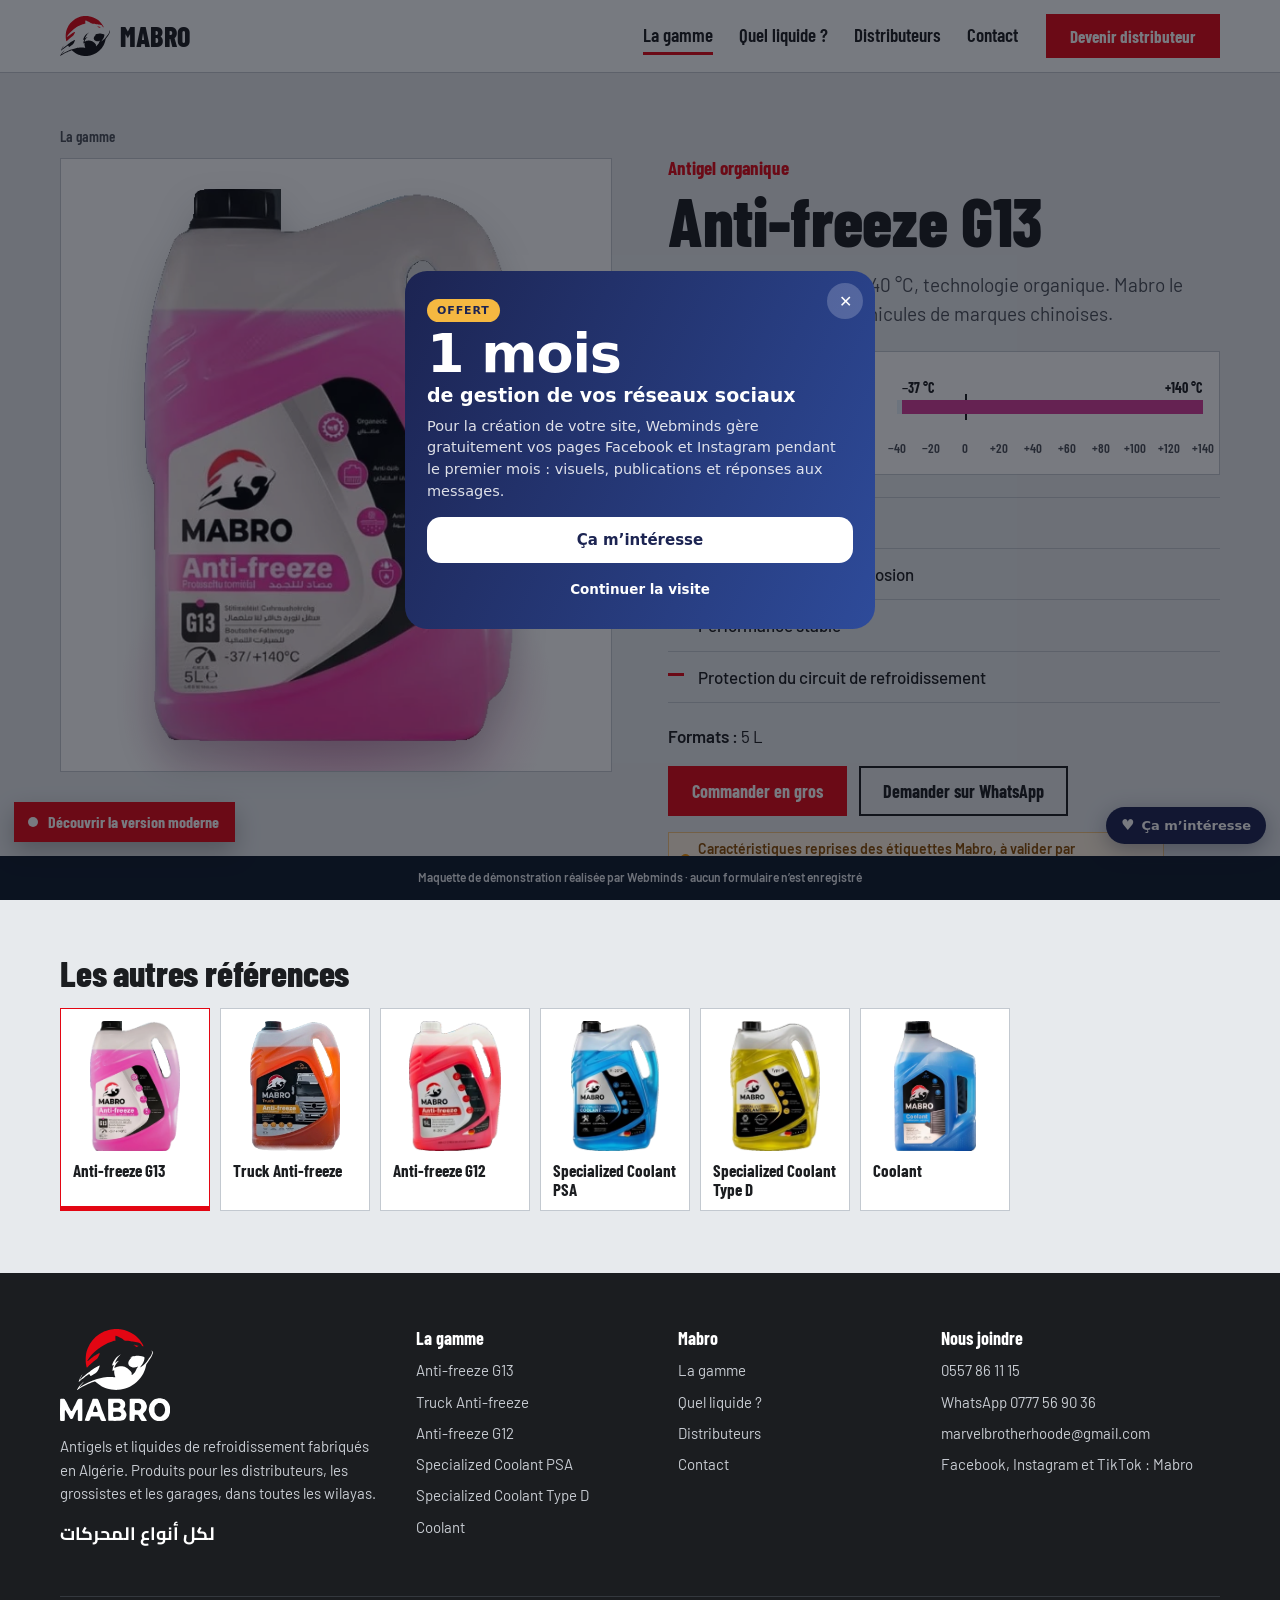
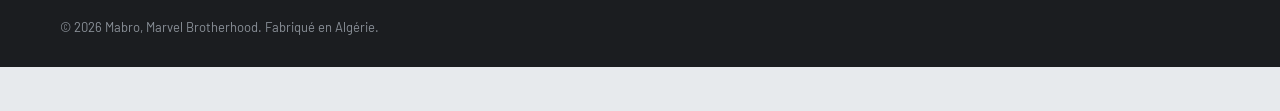
<file: produit.html>
<!doctype html>
<html lang="fr">
<head>
<meta charset="utf-8"><meta name="viewport" content="width=device-width,initial-scale=1"><meta name="robots" content="noindex,nofollow">
<title>Fiche produit · Mabro</title>
<link rel="icon" href="assets/img/emblem.svg">
<link rel="stylesheet" href="assets/css/main.css">
</head>
<body data-page="gamme">
<div data-header></div>
<main>
  <section class="section"><div class="wrap"><a class="crumb" href="gamme.html">La gamme</a><div class="prod" data-product></div></div></section>
  <section class="section" style="padding-top:0"><div class="wrap"><h2 style="font-size:36px;margin-bottom:18px">Les autres références</h2><div class="others" data-others></div></div></section>
</main>
<div data-footer></div>
<script src="assets/js/data.js"></script>
<script src="assets/js/core.js"></script><script data-wml>(function(){if(window.__wmL)return;window.__wmL=1;
var C={"p": "Mabro", "mail": null, "wa": "213797372452", "v": [["/", "Version corporate", "Claire et rassurante"], ["/v2/", "Version moderne", "Immersive et animée"]]};
function ready(f){document.readyState==='loading'?document.addEventListener('DOMContentLoaded',f):f()}
ready(function(){
var css='.wmL-b{position:fixed;right:14px;bottom:calc(56px + env(safe-area-inset-bottom));z-index:2147483000;border:0;border-radius:999px;background:#1C2452;color:#fff;font:700 13px/1 system-ui,-apple-system,Segoe UI,Roboto,sans-serif;padding:11px 15px;box-shadow:0 6px 22px rgba(20,30,60,.35);cursor:pointer;display:flex;align-items:center;gap:7px}'
+'@media(max-width:520px){.wmL-b{bottom:calc(112px + env(safe-area-inset-bottom));font-size:12.5px;padding:10px 13px}}'
+'.wmL-m{position:fixed;inset:0;z-index:2147483001;background:rgba(10,14,25,.55);display:none;align-items:flex-end;justify-content:center;font-family:system-ui,-apple-system,Segoe UI,Roboto,sans-serif}.wmL-m.on{display:flex}@media(min-width:700px){.wmL-m{align-items:center;padding:20px}}'
+'.wmL-x{box-sizing:border-box;position:relative;background:#fff;color:#1C2452;width:100%;max-width:470px;max-height:92vh;overflow:auto;border-radius:22px 22px 0 0;padding:24px 22px calc(22px + env(safe-area-inset-bottom));text-align:left}@media(min-width:700px){.wmL-x{border-radius:22px}}'
+'.wmL-x *{box-sizing:border-box}.wmL-c{position:absolute;top:12px;right:12px;width:36px;height:36px;border:0;border-radius:50%;background:#F0F2F1;font-size:16px;cursor:pointer;color:#1C2452}'
+'.wmL-x h3{font:800 26px/1.1 system-ui,-apple-system,sans-serif;margin:4px 40px 10px 0;color:inherit}.wmL-x p{margin:0 0 14px;line-height:1.5;font-size:14.5px;opacity:.85}'
+'.wmL-o{background:linear-gradient(115deg,#1C2452,#2E4B9A);color:#fff}.wmL-o .wmL-c{background:rgba(255,255,255,.2);color:#fff}.wmL-big{font:900 54px/.95 system-ui,-apple-system,sans-serif;letter-spacing:-.02em;margin:6px 0 2px}.wmL-big small{display:block;font-size:19px;font-weight:700;letter-spacing:0;margin-top:6px}'
+'.wmL-tag{display:inline-block;background:#F5B841;color:#1C2452;font:800 11px system-ui,sans-serif;letter-spacing:.08em;border-radius:999px;padding:5px 10px}'
+'.wmL-btn{display:flex;align-items:center;justify-content:center;width:100%;border:0;border-radius:14px;padding:14px;font:800 15px system-ui,-apple-system,sans-serif;cursor:pointer;margin-top:8px}.wmL-w{background:#fff;color:#1C2452}.wmL-g{background:#1FAF55;color:#fff}.wmL-n{background:#1C2452;color:#fff}.wmL-l{background:transparent;color:inherit;font-weight:600;font-size:13.5px;padding:10px}'
+'.wmL-s{font:700 11.5px system-ui,sans-serif;text-transform:uppercase;letter-spacing:.06em;opacity:.6;margin:12px 0 8px}.wmL-ch{display:grid;gap:8px}.wmL-ch label{display:flex;align-items:center;gap:10px;border:1.5px solid #E2E6E3;border-radius:12px;padding:11px 12px;cursor:pointer;font-size:14px;font-weight:600}.wmL-ch label small{display:block;font-weight:500;opacity:.65;font-size:12px}.wmL-ch input{width:18px;height:18px;flex:none;accent-color:#1FAF55}'
+'.wmL-f{display:grid;gap:8px;margin:12px 0 6px}.wmL-f input{border:1.5px solid #E2E6E3;border-radius:12px;padding:12px;font:500 16px system-ui,sans-serif;color:#1C2452;background:#fff;-webkit-user-select:text!important;user-select:text!important;width:100%}'
+'.wmL-ok{text-align:center}.wmL-ok i{display:grid;place-items:center;width:64px;height:64px;margin:6px auto 12px;border-radius:50%;background:#E8F7EE;color:#1FAF55;font-style:normal;font-size:30px}';
var st=document.createElement('style');st.textContent=css;document.head.appendChild(st);
function ss(k,v){try{if(v===undefined)return sessionStorage.getItem(k);sessionStorage.setItem(k,v)}catch(e){}}
var p=location.pathname,cur=0;C.v.forEach(function(v,i){if(v[0]!=='/'&&p.indexOf(v[0])===0)cur=i});
var off=document.createElement('div');off.className='wmL-m';off.innerHTML='<div class="wmL-x wmL-o" role="dialog" aria-modal="true"><button class="wmL-c" type="button" aria-label="Fermer">✕</button><span class="wmL-tag">OFFERT</span><div class="wmL-big">1 mois<small>de gestion de vos réseaux sociaux</small></div><p style="margin-top:12px">Pour la création de votre site, Webminds gère gratuitement vos pages Facebook et Instagram pendant le premier mois : visuels, publications et réponses aux messages.</p><button class="wmL-btn wmL-w" type="button" data-i>Ça m’intéresse</button><button class="wmL-btn wmL-l" type="button" data-c>Continuer la visite</button></div>';
var ch='';C.v.forEach(function(v,i){ch+='<label><input type="radio" name="wmLv" value="'+v[1]+'"'+(i===cur?' checked':'')+'><span>'+v[1]+(v[2]?'<small>'+v[2]+'</small>':'')+'</span></label>'});
var it=document.createElement('div');it.className='wmL-m';it.innerHTML='<div class="wmL-x" role="dialog" aria-modal="true"><button class="wmL-c" type="button" aria-label="Fermer">✕</button><div data-s1><h3>Cette maquette vous plaît ?</h3><p>Choisissez la version qui vous intéresse : Webminds vous recontacte pour vous la présenter.</p>'+(C.v.length>1?'<div class="wmL-s">La version préférée</div><div class="wmL-ch">'+ch+'</div>':'')+'<div class="wmL-s">En plus</div><div class="wmL-ch"><label><input type="checkbox" value="Gestion des réseaux sociaux (1 mois offert)"><span>Réseaux sociaux<small>1 mois de gestion offert avec le site</small></span></label></div><div class="wmL-f"><input name="n" placeholder="Votre nom" autocomplete="name"><input name="t" type="tel" inputmode="tel" placeholder="Votre téléphone (facultatif)" autocomplete="tel"></div><button class="wmL-btn wmL-g" type="button" data-w>Envoyer sur WhatsApp</button>'+(C.mail?'<button class="wmL-btn wmL-l" type="button" data-e>Envoyer par e-mail</button>':'')+'</div><div class="wmL-ok" data-s2 hidden><i>✓</i><h3 style="margin:0 0 8px">Merci !</h3><p>Votre choix a bien été transmis à Webminds. Nous vous recontactons très vite.</p><button class="wmL-btn wmL-n" type="button" data-c>Continuer la visite</button></div></div>';
document.body.appendChild(off);document.body.appendChild(it);
var b=document.createElement('button');b.type='button';b.className='wmL-b';b.innerHTML='<b style="font-size:15px">♥</b>Ça m’intéresse';document.body.appendChild(b);
function op(m){off.classList.remove('on');it.classList.remove('on');m.classList.add('on')}
[off,it].forEach(function(m){m.addEventListener('click',function(e){if(e.target===m||e.target.closest('.wmL-c')||e.target.closest('[data-c]'))m.classList.remove('on')})});
b.onclick=function(){op(it)};off.querySelector('[data-i]').onclick=function(){op(it)};
function msg(){var v=(it.querySelector('input[name=wmLv]:checked')||{}).value||C.v[cur][1],x=[].map.call(it.querySelectorAll('input[type=checkbox]:checked'),function(c){return c.value}),n=it.querySelector('[name=n]').value.trim(),t=it.querySelector('[name=t]').value.trim();
 return{v:v,x:x,n:n,t:t,txt:'Bonjour Webminds, la maquette '+C.p+' m’intéresse.\nVersion préférée : '+v+(x.length?'\nEn plus : '+x.join(', '):'')+(n?'\nNom : '+n:'')+(t?'\nTéléphone : '+t:'')+'\nLien : '+location.origin+C.v[cur][0]}}
function mail(m){if(!C.mail)return;try{fetch('https://formsubmit.co/ajax/'+C.mail,{method:'POST',keepalive:true,headers:{'Content-Type':'application/json','Accept':'application/json'},body:JSON.stringify({_subject:'Maquette '+C.p+' : intéressé ('+m.v+')',Prospect:C.p,Version:m.v,Options:m.x.join(', ')||'-',Nom:m.n||'-',Telephone:m.t||'-',Lien:location.origin+C.v[cur][0],_template:'table',_captcha:'false'})}).catch(function(){})}catch(e){}}
function done(){it.querySelector('[data-s1]').hidden=true;it.querySelector('[data-s2]').hidden=false;ss('wmL-sent','1')}
it.querySelector('[data-w]').onclick=function(){var m=msg();mail(m);done();location.href='https://wa.me/'+C.wa+'?text='+encodeURIComponent(m.txt)};
var e=it.querySelector('[data-e]');if(e)e.onclick=function(){mail(msg());done()};
var sh=ss('wmL-off');addEventListener('scroll',function(){var r=(scrollY+innerHeight)/document.documentElement.scrollHeight;
 if(!sh&&scrollY>500&&r>.3){sh=1;ss('wmL-off','1');op(off)}
 if(!ss('wmL-it')&&!ss('wmL-sent')&&sh&&r>.92&&!off.classList.contains('on')){ss('wmL-it','1');op(it)}},{passive:true});
});})();
</script></body>
</html>
</file>
<file: assets/css/main.css>
@font-face{font-family:'Barlow Condensed';font-weight:600;font-display:swap;src:url(../fonts/barlow-condensed-latin-600-normal.woff2) format('woff2')}
@font-face{font-family:'Barlow Condensed';font-weight:700;font-display:swap;src:url(../fonts/barlow-condensed-latin-700-normal.woff2) format('woff2')}
@font-face{font-family:'Barlow Condensed';font-weight:800;font-display:swap;src:url(../fonts/barlow-condensed-latin-800-normal.woff2) format('woff2')}
@font-face{font-family:'Barlow';font-weight:400;font-display:swap;src:url(../fonts/barlow-latin-400-normal.woff2) format('woff2')}
@font-face{font-family:'Barlow';font-weight:500;font-display:swap;src:url(../fonts/barlow-latin-500-normal.woff2) format('woff2')}
@font-face{font-family:'Barlow';font-weight:600;font-display:swap;src:url(../fonts/barlow-latin-600-normal.woff2) format('woff2')}
@font-face{font-family:'Cairo';font-weight:600;font-display:swap;src:url(../fonts/cairo-arabic-600-normal.woff2) format('woff2')}
@font-face{font-family:'Cairo';font-weight:700;font-display:swap;src:url(../fonts/cairo-arabic-700-normal.woff2) format('woff2')}

:root{
  --red:#E30613;--red-d:#B8040F;--ink:#1B1D20;--ink-2:#4A4F57;--steel:#E7EAED;--steel-2:#D5DADF;--line:#C3C9D0;--white:#fff;
  --cold:#2C8BD6;--hot:#F07A1A;--warn:#F29100;
  --cond:'Barlow Condensed','Arial Narrow',sans-serif;--body:'Barlow',system-ui,sans-serif;--ar:'Cairo',sans-serif;
  --wrap:1200px;--demo:44px
}
*{box-sizing:border-box}
html{scroll-behavior:smooth}
body{margin:0;background:var(--steel);color:var(--ink);font:400 17px/1.55 var(--body);padding-bottom:var(--demo);-webkit-font-smoothing:antialiased}
img{max-width:100%;display:block}
a{color:inherit}
:focus-visible{outline:3px solid var(--red);outline-offset:2px}
.wrap{max-width:var(--wrap);margin:0 auto;padding:0 20px}
h1,h2,h3{font-family:var(--cond);font-weight:800;line-height:.98;letter-spacing:-.005em;margin:0}
h1{font-size:clamp(44px,8.6vw,92px)}
h2{font-size:clamp(34px,5.4vw,58px)}
h3{font-size:26px;font-weight:700}
p{margin:0 0 1em;max-width:62ch}
.ar{font-family:var(--ar);font-weight:700;direction:rtl}
.lead{font-size:19px;color:var(--ink-2)}

/* Boutons */
.btn{display:inline-flex;align-items:center;gap:10px;min-height:50px;padding:0 22px;border:2px solid var(--ink);background:var(--ink);color:#fff;font:700 18px/1 var(--cond);text-decoration:none;cursor:pointer;transition:background .15s,border-color .15s}
.btn:hover{background:var(--red);border-color:var(--red)}
.btn.red{background:var(--red);border-color:var(--red)}
.btn.red:hover{background:var(--red-d);border-color:var(--red-d)}
.btn.ghost{background:transparent;color:var(--ink)}
.btn.ghost:hover{background:var(--ink);color:#fff}
.btn.light{background:#fff;color:var(--ink);border-color:#fff}

/* En-tête */
.top{position:sticky;top:0;z-index:50;background:rgba(255,255,255,.96);backdrop-filter:blur(8px);border-bottom:1px solid var(--line)}
.top .wrap{display:flex;align-items:center;gap:28px;height:72px}
.brand{display:flex;align-items:center;gap:10px;text-decoration:none}
.brand img{height:40px;width:auto}
.brand b{font:800 28px/1 var(--cond);letter-spacing:.01em}
.nav{display:flex;gap:26px;margin-left:auto}
.nav a{text-decoration:none;font:600 19px/1 var(--cond);padding:8px 0;border-bottom:3px solid transparent}
.nav a:hover,.nav a[aria-current]{border-color:var(--red)}
.top .btn{min-height:44px;font-size:17px}
.burger{display:none;margin-left:auto;width:46px;height:46px;border:0;background:var(--ink);cursor:pointer;position:relative}
.burger span,.burger span::before,.burger span::after{position:absolute;left:12px;width:22px;height:2px;background:#fff;content:'';transition:.2s}
.burger span{top:22px}.burger span::before{top:-7px;left:0}.burger span::after{top:7px;left:0}
@media(max-width:900px){
  .top .wrap{height:64px}
  .nav,.top .cta-top{display:none}
  .burger{display:block}
  .menu-open .nav{display:flex;flex-direction:column;position:absolute;top:64px;left:0;right:0;background:#fff;padding:12px 20px 24px;border-bottom:1px solid var(--line);gap:4px}
  .menu-open .nav a{font-size:24px;padding:12px 0}
}

/* Hero */
.hero{background:#fff;overflow:hidden;border-bottom:1px solid var(--line)}
.hero .wrap{display:grid;grid-template-columns:1fr;gap:28px;padding-top:40px;padding-bottom:0}
.hero .wrap>*{min-width:0}
.hero h1{max-width:12ch}
.hero .lead{margin-top:18px}
.hero .ctas{display:flex;flex-wrap:wrap;gap:12px;margin-top:24px}
.made{display:flex;align-items:center;gap:12px;margin-top:22px;font-weight:600;color:var(--ink-2)}
.made .ar{font-size:18px;color:var(--ink)}
.lineup{position:relative;min-width:0;overflow:hidden;margin:0 -20px;padding-top:22%!important;display:flex;align-items:flex-end;justify-content:center;padding:0 8px 22px}
.lineup img{position:relative;height:auto;flex:none;margin-left:-4%;filter:drop-shadow(0 18px 14px rgba(20,24,30,.22))}
.lineup img:first-child{margin-left:0}
.lineup::after{content:'';position:absolute;left:0;right:0;bottom:0;height:22px;background:var(--ink);border-top:4px solid var(--red)}
@media(min-width:980px){
  .hero .wrap{grid-template-columns:.8fr 1.4fr;gap:20px;align-items:end;padding-top:64px}
  .hero h1{font-size:clamp(56px,5.6vw,84px)}
  .hero .copy{padding-bottom:84px}
  .lineup{margin:0}
}

/* Échelle de températures */
.scale-sec{padding:72px 0}
.sec-head{display:grid;gap:14px;margin-bottom:36px}
.sec-head p{color:var(--ink-2)}
.ruler{background:#fff;border:1px solid var(--line);padding:22px 18px 18px}
.ruler-row{display:grid;grid-template-columns:200px 1fr;align-items:center;gap:12px;min-height:46px;text-decoration:none}
.ruler-row+.ruler-row{border-top:1px solid var(--steel)}
.ruler-row:hover .r-name{color:var(--red)}
.r-name{font:700 18px/1.05 var(--cond)}
.r-name small{display:block;font:500 13px/1.2 var(--body);color:var(--ink-2)}
.track{position:relative;height:14px;background:linear-gradient(90deg,rgba(44,139,214,.12),rgba(44,139,214,.06) 22%,rgba(0,0,0,.03) 22%,rgba(240,122,26,.08));}
.bar{position:absolute;top:0;bottom:0}
.bar .v{position:absolute;top:-19px;font:700 14px/1 var(--cond);white-space:nowrap}
.bar .v.l{left:0}.bar .v.r{right:0}
.bar.open{-webkit-mask:linear-gradient(90deg,#000 70%,transparent);mask:linear-gradient(90deg,#000 70%,transparent)}
.zero{position:absolute;top:-6px;bottom:-6px;width:2px;background:var(--ink)}
.ticks{display:grid;grid-template-columns:200px 1fr;gap:12px;margin-top:10px}
.ticks .t{position:relative;height:20px;font:600 13px/1 var(--cond);color:var(--ink-2)}
.ticks .t span{position:absolute;transform:translateX(-50%)}
.note{display:inline-flex;align-items:center;gap:8px;margin-top:16px;padding:7px 12px;background:#FFF3E0;border:1px solid #F7C77E;color:#8A4B00;font:600 14px/1.3 var(--body)}
.note::before{content:'';width:9px;height:9px;border-radius:50%;background:var(--warn);flex:none}
@media(max-width:640px){.ticks .t span.m{display:none}.ruler-row,.ticks{grid-template-columns:88px 1fr}.r-name{font-size:16px}.r-name small{display:none}}

/* Gamme */
.range{padding:72px 0;background:#fff;border-top:1px solid var(--line);border-bottom:1px solid var(--line)}
.grid-p{display:grid;grid-template-columns:1fr;gap:1px;background:var(--line);border:1px solid var(--line)}
@media(min-width:600px){.grid-p{grid-template-columns:repeat(2,1fr)}}
@media(min-width:900px){.grid-p{grid-template-columns:repeat(3,1fr)}}
.pcard{background:#fff;display:flex;flex-direction:column;text-decoration:none;position:relative;padding:18px 16px 18px}
.pcard .ph{height:clamp(190px,30vw,320px);display:flex;align-items:center;justify-content:center;box-sizing:border-box;background:radial-gradient(60% 45% at 50% 85%,var(--c,#ddd) -60%,transparent 70%),var(--steel);margin:-18px -16px 16px;padding:20px}
.pcard .ph img{max-height:100%;max-width:100%;width:auto;height:auto;transition:transform .3s}
.pcard:hover .ph img{transform:translateY(-6px) rotate(-1.5deg)}
.pcard h3{font-size:24px}
.pcard .tag{font-size:15px;color:var(--ink-2);margin-top:4px}
.pcard .spec{display:flex;flex-wrap:wrap;gap:6px;margin-top:12px}
.chip{font:600 14px/1 var(--cond);padding:6px 9px;border:1px solid var(--line);background:var(--steel)}
.chip.c{background:var(--ink);color:#fff;border-color:var(--ink)}
@media(max-width:520px){.pcard{padding:14px 12px}.pcard h3{font-size:20px}.pcard .tag{font-size:13px}.pcard .ph{margin:-14px -12px 12px;padding:12px}}

/* Sélecteur */
.finder{padding:72px 0}
.finder-box{display:grid;gap:0;background:#fff;border:1px solid var(--line)}
@media(min-width:900px){.finder-box{grid-template-columns:1fr 1fr}}
.finder-q{padding:28px 22px;border-bottom:1px solid var(--line)}
@media(min-width:900px){.finder-q{border-bottom:0;border-right:1px solid var(--line);padding:40px}}
.brands{margin-top:20px}
.brand-pick{display:grid;gap:8px}
.brand-pick span{font:600 15px/1 var(--cond);color:var(--ink-2);text-transform:uppercase;letter-spacing:.04em}
.brand-pick select{-webkit-appearance:none;appearance:none;width:100%;font:700 22px/1.2 var(--cond);color:var(--ink);background:#fff url("data:image/svg+xml,%3Csvg xmlns='http://www.w3.org/2000/svg' width='16' height='10' viewBox='0 0 16 10'%3E%3Cpath d='M1 1l7 7 7-7' fill='none' stroke='%23E30613' stroke-width='2.5'/%3E%3C/svg%3E") no-repeat right 16px center;border:2px solid var(--ink);border-radius:0;padding:16px 48px 16px 16px;cursor:pointer}
.brand-pick select:focus{outline:3px solid var(--red);outline-offset:2px}
.brands button{font:600 17px/1 var(--cond);padding:11px 14px;border:1px solid var(--line);background:var(--steel);cursor:pointer}
.brands button[aria-pressed=true]{background:var(--red);border-color:var(--red);color:#fff}
.finder-a{padding:28px 22px;display:grid;grid-template-columns:1fr;gap:18px;align-items:center;min-height:260px}
.finder-a img{max-height:200px}
@media(min-width:600px){.finder-a{grid-template-columns:150px 1fr}}
@media(min-width:900px){.finder-a{padding:40px;grid-template-columns:170px 1fr}}
.finder-a img{max-height:230px;width:auto;margin:auto}
.finder-a .empty{grid-column:1/-1;color:var(--ink-2)}
.finder-a h3{font-size:30px}
.finder-a p{margin:8px 0 14px;color:var(--ink-2)}

/* Distributeurs (bloc sombre) */
.dist{background:var(--ink);color:#fff;padding:76px 0;position:relative;overflow:hidden}
.dist::before{content:'';position:absolute;right:-120px;top:-120px;width:420px;height:420px;border-radius:50%;background:var(--red);opacity:.9}
.dist .wrap{position:relative;display:grid;gap:36px}
@media(min-width:900px){.dist .wrap{grid-template-columns:1.1fr 1fr;align-items:center}}
.dist p{color:#C9CDD3}
.dist ul{list-style:none;padding:0;margin:22px 0 28px;display:grid;gap:12px}
.dist li{display:grid;grid-template-columns:28px 1fr;gap:10px;font-size:17px}
.dist li::before{content:'';width:18px;height:3px;background:var(--red);margin-top:12px}
.zones{background:#fff;color:var(--ink);padding:24px;position:relative}
.zones h3{font-size:24px;margin-bottom:12px}
.zone{display:flex;justify-content:space-between;gap:12px;padding:12px 0;border-top:1px solid var(--steel-2);font-weight:600}
.zone em{font-style:normal;font:700 15px/1 var(--cond);padding:6px 9px;background:var(--steel)}
.zone em.on{background:var(--red);color:#fff}
.carton{display:flex;align-items:center;gap:16px;margin-top:16px;padding-top:16px;border-top:1px solid var(--steel-2)}
.carton b{font:800 44px/1 var(--cond);white-space:nowrap}

/* Formats */
.formats{padding:64px 0}
.fmt{display:grid;grid-template-columns:repeat(5,1fr);border:1px solid var(--line);background:#fff}
.fmt div{padding:20px 10px;text-align:center;border-left:1px solid var(--line)}
.fmt div:first-child{border-left:0}
.fmt b{display:block;font:800 clamp(28px,5vw,48px)/1 var(--cond)}
.fmt span{font-size:14px;color:var(--ink-2)}
@media(max-width:640px){.fmt{grid-template-columns:repeat(3,1fr)}.fmt div:nth-child(4){border-left:0}.fmt div:nth-child(n+4){border-top:1px solid var(--line)}}

/* Pages intérieures */
.page-head{background:#fff;border-bottom:1px solid var(--line);padding:44px 0 36px}
.page-head p{margin-top:14px}
.crumb{font:600 15px/1 var(--cond);color:var(--ink-2);margin-bottom:14px;display:block;text-decoration:none}
.crumb:hover{color:var(--red)}
.section{padding:56px 0}

/* Fiche produit */
.prod{display:grid;gap:28px;grid-template-columns:minmax(0,1fr)}
.prod>*{min-width:0}
@media(min-width:900px){.prod{grid-template-columns:1fr 1fr;gap:56px;align-items:start}}
.prod-ph{background:radial-gradient(55% 40% at 50% 88%,var(--c) -80%,transparent 72%),#fff;border:1px solid var(--line);display:flex;align-items:center;justify-content:center;padding:30px;height:clamp(340px,48vw,620px)}
.prod-ph img{max-height:100%;max-width:100%;width:auto;height:auto;filter:drop-shadow(0 20px 18px rgba(20,24,30,.2))}
.prod h1{font-size:clamp(40px,6vw,68px)}
.prod .fam{font:700 19px/1 var(--cond);color:var(--red);margin-bottom:10px;display:block}
.points{list-style:none;padding:0;margin:20px 0;display:grid;gap:0;border-top:1px solid var(--line)}
.points li{padding:12px 0 12px 30px;border-bottom:1px solid var(--line);position:relative;font-weight:500}
.points li::before{content:'';position:absolute;left:0;top:21px;width:16px;height:3px;background:var(--red)}
.mini-ruler{margin:22px 0;background:#fff;border:1px solid var(--line);padding:30px 16px 12px}
.prod .ctas{display:flex;flex-wrap:wrap;gap:12px;margin-top:8px}
.others{display:flex;gap:10px;overflow-x:auto;padding-bottom:6px}
.others a{flex:0 0 150px;background:#fff;border:1px solid var(--line);padding:12px;text-decoration:none;font:700 17px/1.1 var(--cond)}
.others a img{height:130px;width:auto;margin:0 auto 10px}
.others a[aria-current]{border-color:var(--red);box-shadow:inset 0 -4px 0 var(--red)}

/* Formulaires */
.form{background:#fff;border:1px solid var(--line);padding:24px;display:grid;gap:16px}
@media(min-width:700px){.form{padding:36px;grid-template-columns:1fr 1fr}.form .full{grid-column:1/-1}}
.form label{display:grid;gap:6px;font:600 15px/1.2 var(--body)}
.form input,.form select,.form textarea{font:500 17px/1.3 var(--body);padding:12px;border:1px solid var(--line);background:var(--steel);color:var(--ink);border-radius:0;width:100%}
.form input:focus,.form select:focus,.form textarea:focus{outline:2px solid var(--red);background:#fff}
.form fieldset{border:0;padding:0;margin:0;display:flex;flex-wrap:wrap;gap:8px}
.form legend{font:600 15px/1.2 var(--body);margin-bottom:8px;width:100%}
.form fieldset label{display:flex;align-items:center;gap:8px;padding:10px 12px;border:1px solid var(--line);background:var(--steel);font-weight:500;cursor:pointer}
.form-ok{grid-column:1/-1;padding:16px;background:#E8F5EC;border:1px solid #8CC79C;color:#1D5B2C;font-weight:600}
.two{display:grid;gap:28px}
@media(min-width:900px){.two{grid-template-columns:1fr 1.25fr;gap:56px;align-items:start}}

/* Calculateur */
.calc{background:var(--ink);color:#fff;padding:26px}
.calc h3{font-size:28px;margin-bottom:6px}
.calc p{color:#C9CDD3;font-size:15px}
.calc label{display:grid;gap:8px;margin-top:18px;font-weight:600}
.calc input[type=range]{width:100%;accent-color:var(--red)}
.calc output{font:800 22px/1 var(--cond)}
.calc .res{margin-top:22px;padding-top:18px;border-top:1px solid #3A3E44;display:grid;grid-template-columns:repeat(3,1fr);gap:10px}
.calc .res b{display:block;font:800 40px/1 var(--cond);color:#fff}
.calc .res span{font-size:13px;color:#AEB4BB}
.calc .note{background:#2A2D31;border-color:#5a4a30;color:#F7C77E}

/* Contact */
.cards-c{display:grid;gap:1px;background:var(--line);border:1px solid var(--line)}
@media(min-width:700px){.cards-c{grid-template-columns:repeat(3,1fr)}}
.cards-c a,.cards-c div{background:#fff;padding:24px;text-decoration:none;display:block}
.cards-c small{display:block;color:var(--ink-2);font-weight:600;margin-bottom:8px}
.cards-c b{font:800 26px/1.1 var(--cond);word-break:break-word}
.cards-c a:hover b{color:var(--red)}

/* Pied */
.foot{background:var(--ink);color:#C9CDD3;padding:56px 0 30px;font-size:15px}
.foot .wrap{display:grid;gap:30px}
@media(min-width:900px){.foot .wrap{grid-template-columns:1.4fr 1fr 1fr 1.2fr}}
.foot img{height:92px;width:auto;margin-bottom:14px}
.foot ul{list-style:none;padding:0;margin:0;display:grid;gap:8px}
.foot a{text-decoration:none}.foot a:hover{color:#fff}
.foot h4{font:700 18px/1 var(--cond);color:#fff;margin:0 0 12px}
.foot .legal{grid-column:1/-1;border-top:1px solid #34383E;padding-top:20px;font-size:13px;color:#8A9098;margin:0;max-width:none}

/* Webminds : bandeau + pastille */
.wm-demo{position:fixed;left:0;right:0;bottom:0;z-index:90;background:#0E1A2B;color:#E8ECF0;font:600 12px/1.3 var(--body);text-align:center;padding:0 12px;height:var(--demo);display:grid;place-items:center}
.wm-pill{position:fixed;left:14px;bottom:calc(var(--demo) + 14px);z-index:91;display:flex;align-items:center;gap:10px;padding:12px 16px 12px 14px;background:var(--red);color:#fff;font:700 16px/1 var(--cond);text-decoration:none;box-shadow:0 10px 24px rgba(0,0,0,.25);animation:wm-bob 3s ease-in-out infinite}
.wm-pill .wm-dot{width:10px;height:10px;border-radius:50%;background:#fff;animation:wm-ping 1.6s ease-out infinite}
@keyframes wm-bob{50%{transform:translateY(-4px)}}
@keyframes wm-ping{0%{box-shadow:0 0 0 0 rgba(255,255,255,.8)}100%{box-shadow:0 0 0 12px rgba(255,255,255,0)}}
@media(prefers-reduced-motion:reduce){*{animation:none!important;transition:none!important}html{scroll-behavior:auto}}

.foot .ar{text-align:left}
.lineup::before{content:"";position:absolute;left:50%;bottom:22px;width:88%;aspect-ratio:2/1;transform:translateX(-50%);border-radius:999px 999px 0 0;background:var(--red);z-index:0}
.lineup img{z-index:1}
.form fieldset input{width:auto;margin:0}
.form fieldset label{display:flex}
@media(max-width:899px){.two>form{order:-1}}
</file>
